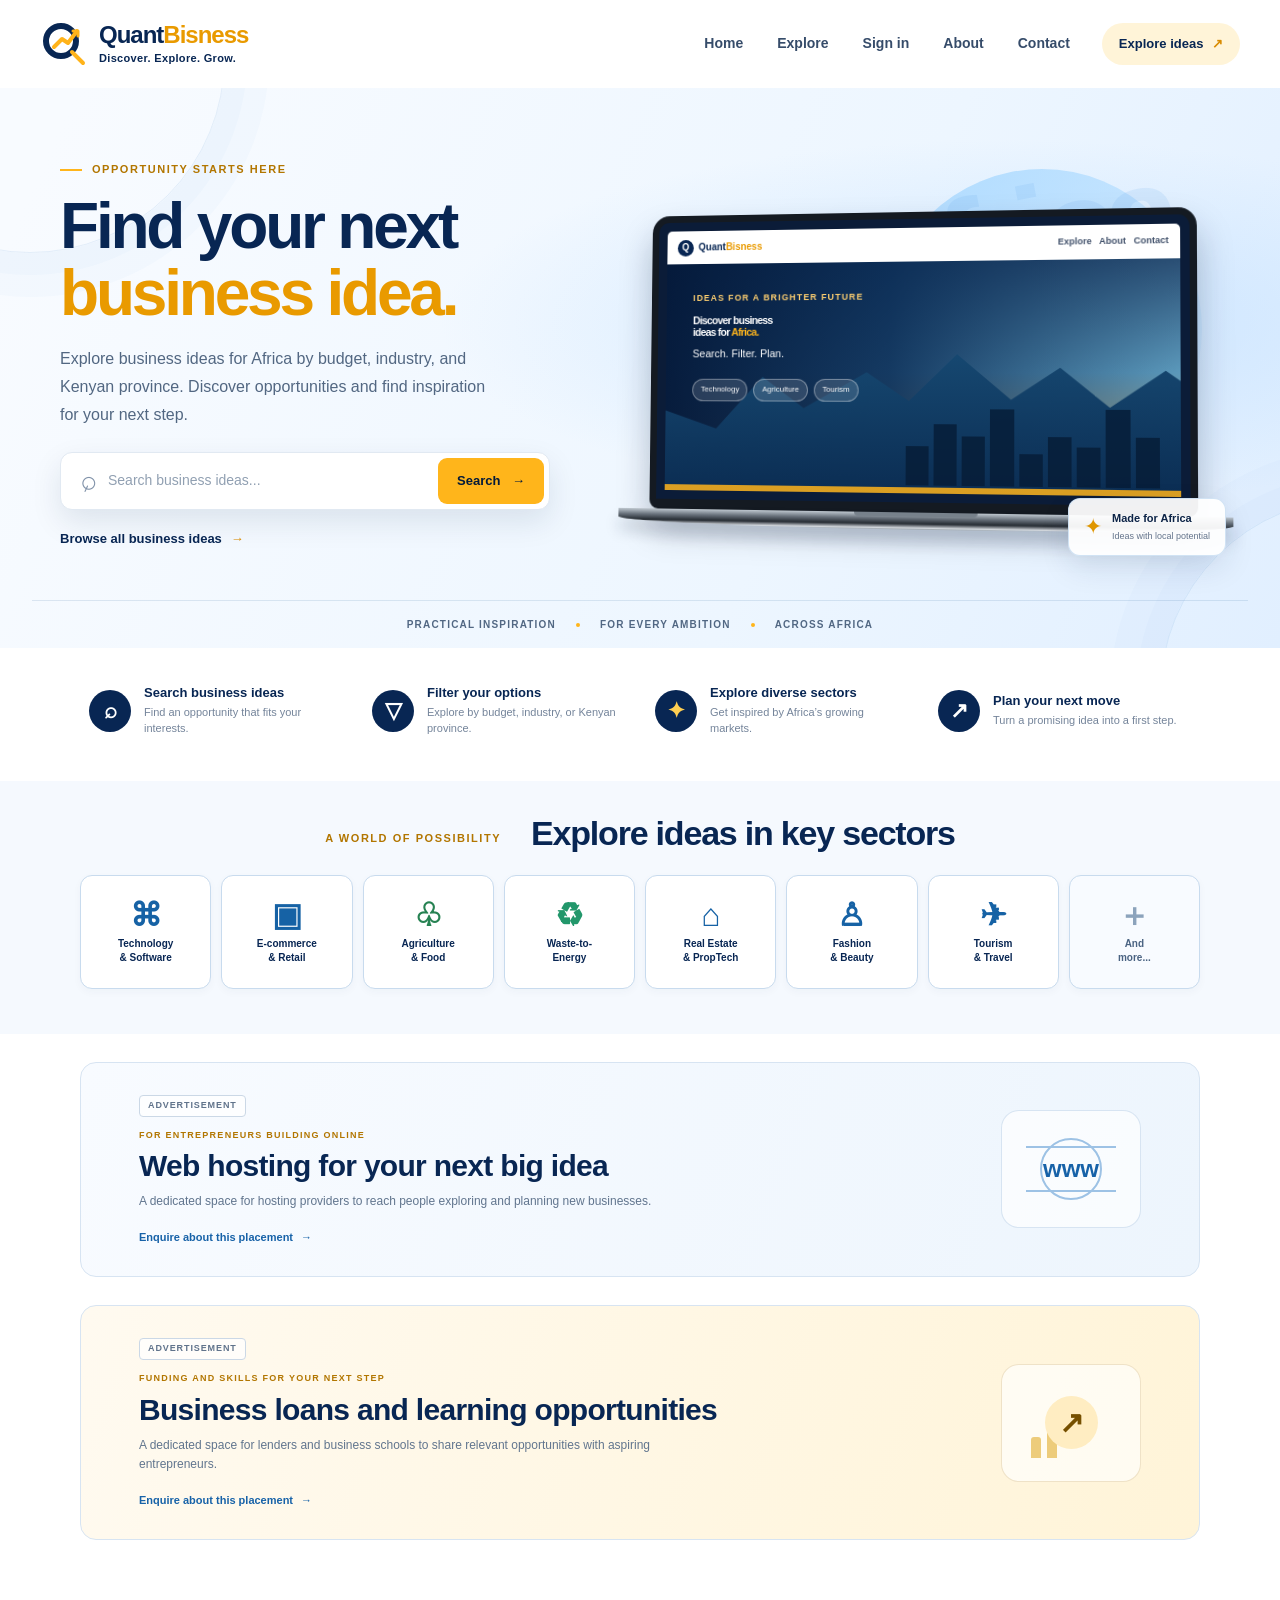
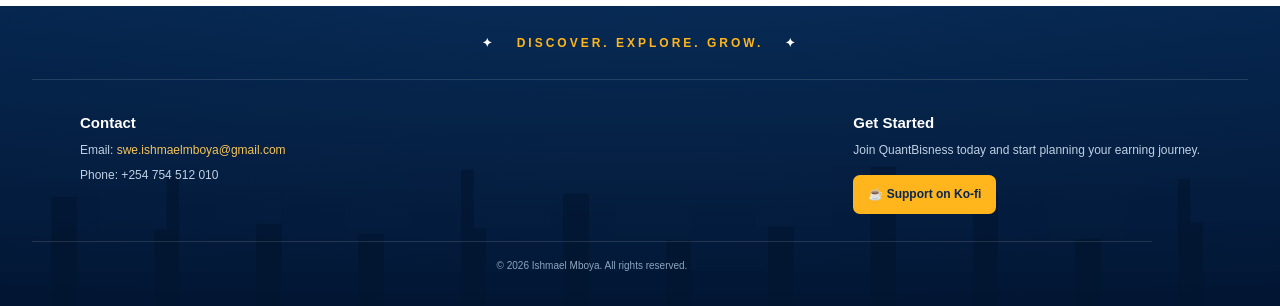
<file: index.html>
<!DOCTYPE html>
<html lang="en">
<head>
  <meta charset="utf-8">
  <meta name="viewport" content="width=device-width, initial-scale=1">
  <meta name="description" content="Explore business ideas for Africa by budget, industry, and Kenyan province. Discover opportunities and inspiration for your next business with QuantBisness.">
  <meta name="theme-color" content="#082653">
  <meta property="og:type" content="website">
  <meta property="og:locale" content="en_KE">
  <meta property="og:site_name" content="QuantBisness">
  <meta property="og:title" content="QuantBisness | Discover Business Ideas for Africa">
  <meta property="og:description" content="Explore business ideas for Africa by budget, industry, and Kenyan province. Find inspiration for your next step.">
  <meta property="og:url" content="https://ishmael-quant.github.io/QuantBisness/">
  <meta name="twitter:card" content="summary">
  <meta name="twitter:title" content="QuantBisness | Discover Business Ideas for Africa">
  <meta name="twitter:description" content="Explore business ideas for Africa by budget, industry, and Kenyan province. Find inspiration for your next step.">
  <link rel="canonical" href="https://ishmael-quant.github.io/QuantBisness/">
  <title>Business Ideas for Africa | QuantBisness</title>
  <link rel="stylesheet" href="styles.css">
  <script type="application/ld+json">
  {
    "@context": "https://schema.org",
    "@type": "WebSite",
    "name": "QuantBisness",
    "url": "https://ishmael-quant.github.io/QuantBisness/",
    "description": "Explore business ideas for Africa by budget, industry, and Kenyan province.",
    "inLanguage": "en",
    "potentialAction": {
      "@type": "SearchAction",
      "target": "https://ishmael-quant.github.io/QuantBisness/ideas.html?search={search_term_string}",
      "query-input": "required name=search_term_string"
    }
  }
  </script>
</head>
<body>
  <header class="site-header">
    <a class="brand" href="index.html" aria-label="QuantBisness home">
      <span class="brand-mark" aria-hidden="true">
        <svg viewBox="0 0 48 48" role="img">
          <circle cx="21" cy="21" r="15" fill="none" stroke="currentColor" stroke-width="6"/>
          <path d="m32 32 11 11M14 27l8-8 6 4 9-12" fill="none" stroke="#ffb31a" stroke-linecap="round" stroke-linejoin="round" stroke-width="4"/>
          <path d="M33 11h5v5" fill="none" stroke="#ffb31a" stroke-linecap="round" stroke-linejoin="round" stroke-width="3"/>
        </svg>
      </span>
      <span class="brand-copy"><strong>Quant<span>Bisness</span></strong><small>Discover. Explore. Grow.</small></span>
    </a>
    <nav class="main-nav" aria-label="Main navigation">
      <a href="index.html" aria-current="page">Home</a>
      <a href="ideas.html">Explore</a>
      <a href="account.html#sign-in" data-auth-link="sign-in">Sign in</a>
      <a href="account.html" data-auth-link="account" hidden>My account</a>
      <a href="about.html">About</a>
      <a href="#contact">Contact</a>
    </nav>
    <a class="header-cta" href="ideas.html">Explore ideas <span aria-hidden="true">↗</span></a>
  </header>

  <main>
    <section class="hero">
      <div class="hero-inner">
        <div class="hero-copy">
          <p class="eyebrow"><span></span> Opportunity starts here</p>
          <h1>Find your next<br><span>business idea.</span></h1>
          <p class="hero-description">Explore business ideas for Africa by budget, industry, and Kenyan province. Discover opportunities and find inspiration for your next step.</p>
          <form class="search-box" role="search" action="ideas.html" method="get">
            <label class="sr-only" for="homeSearch">Search business ideas</label>
            <span class="search-icon" aria-hidden="true">⌕</span>
            <input type="search" id="homeSearch" name="search" placeholder="Search business ideas...">
            <button type="submit">Search <span aria-hidden="true">→</span></button>
          </form>
          <a class="text-link" href="ideas.html">Browse all business ideas <span aria-hidden="true">→</span></a>
        </div>

        <div class="hero-art" aria-hidden="true">
          <div class="sun-glow"></div>
          <div class="africa-shape" aria-hidden="true">Africa</div>
          <div class="laptop">
            <div class="laptop-screen">
              <div class="screen-topbar">
                <span class="mini-brand"><span class="mini-brand-icon">Q</span> Quant<span>Bisness</span></span>
                <span>Explore&nbsp;&nbsp; About&nbsp;&nbsp; Contact</span>
              </div>
              <div class="screen-content">
                <p class="screen-kicker">Ideas for a brighter future</p>
                <p class="screen-heading">Discover business<br>ideas for <span>Africa.</span></p>
                <p>Search. Filter. Plan.</p>
                <div class="screen-chips"><span>Technology</span><span>Agriculture</span><span>Tourism</span></div>
                <div class="city-scene" aria-hidden="true"><i></i><i></i><i></i><i></i><i></i><i></i><i></i><i></i><i></i></div>
              </div>
            </div>
            <div class="laptop-base"></div>
          </div>
          <div class="hero-note"><span class="note-spark">✦</span><span><strong>Made for Africa</strong><small>Ideas with local potential</small></span></div>
        </div>
      </div>
      <div class="hero-bottom"><span>Practical inspiration</span><i></i><span>For every ambition</span><i></i><span>Across Africa</span></div>
    </section>

    <section class="benefits" aria-label="How QuantBisness helps">
      <article><span class="benefit-icon">⌕</span><div><h2>Search business ideas</h2><p>Find an opportunity that fits your interests.</p></div></article>
      <article><span class="benefit-icon">▽</span><div><h2>Filter your options</h2><p>Explore by budget, industry, or Kenyan province.</p></div></article>
      <article><span class="benefit-icon">✦</span><div><h2>Explore diverse sectors</h2><p>Get inspired by Africa’s growing markets.</p></div></article>
      <article><span class="benefit-icon">↗</span><div><h2>Plan your next move</h2><p>Turn a promising idea into a first step.</p></div></article>
    </section>

    <section class="sectors" aria-labelledby="sectors-title">
      <div class="section-heading compact-heading">
        <p class="eyebrow">A world of possibility</p>
        <h2 id="sectors-title">Explore ideas in key sectors</h2>
      </div>
      <div class="sector-list" aria-label="Explore a business sector">
        <a class="sector-card" href="ideas.html?industry=tech"><span>⌘</span><strong>Technology<br>&amp; Software</strong></a>
        <a class="sector-card" href="ideas.html?industry=stores"><span>▣</span><strong>E-commerce<br>&amp; Retail</strong></a>
        <a class="sector-card" href="ideas.html?industry=agric"><span>♧</span><strong>Agriculture<br>&amp; Food</strong></a>
        <a class="sector-card" href="ideas.html?search=Waste-to-Energy"><span>♻</span><strong>Waste-to-<br>Energy</strong></a>
        <a class="sector-card" href="ideas.html?search=Real%20Estate"><span>⌂</span><strong>Real Estate<br>&amp; PropTech</strong></a>
        <a class="sector-card" href="ideas.html?search=Fashion"><span>♙</span><strong>Fashion<br>&amp; Beauty</strong></a>
        <a class="sector-card" href="ideas.html?search=Tourism"><span>✈</span><strong>Tourism<br>&amp; Travel</strong></a>
        <a class="sector-card sector-more" href="ideas.html"><span>＋</span><strong>And<br>more...</strong></a>
      </div>
    </section>

    <section class="ad-placement" aria-labelledby="hosting-ad-title">
      <div class="ad-placement-content">
        <span class="ad-label">Advertisement</span>
        <p class="eyebrow">For entrepreneurs building online</p>
        <h2 id="hosting-ad-title">Web hosting for your next big idea</h2>
        <p>A dedicated space for hosting providers to reach people exploring and planning new businesses.</p>
        <a href="mailto:swe.ishmaelmboya@gmail.com?subject=Web%20hosting%20advertising%20enquiry">Enquire about this placement <span aria-hidden="true">→</span></a>
      </div>
      <div class="ad-placement-art hosting-ad-art" aria-hidden="true"><span>www</span><i></i><i></i><i></i></div>
    </section>

    <section class="ad-placement ad-placement-alt" aria-labelledby="finance-ad-title">
      <div class="ad-placement-content">
        <span class="ad-label">Advertisement</span>
        <p class="eyebrow">Funding and skills for your next step</p>
        <h2 id="finance-ad-title">Business loans and learning opportunities</h2>
        <p>A dedicated space for lenders and business schools to share relevant opportunities with aspiring entrepreneurs.</p>
        <a href="mailto:swe.ishmaelmboya@gmail.com?subject=Business%20finance%20or%20education%20advertising%20enquiry">Enquire about this placement <span aria-hidden="true">→</span></a>
      </div>
      <div class="ad-placement-art finance-ad-art" aria-hidden="true"><span>↗</span><i></i><i></i></div>
    </section>
  </main>

  <footer class="footer" id="contact">
    <div class="footer-banner"><span>✦</span> Discover. Explore. Grow.<span>✦</span></div>
    <div class="footer-content">
      <div><h3>Contact</h3><p>Email: <a href="mailto:swe.ishmaelmboya@gmail.com">swe.ishmaelmboya@gmail.com</a></p><p>Phone: +254 754 512 010</p></div>
      <div class="cta"><h3>Get Started</h3><p>Join QuantBisness today and start planning your earning journey.</p><a href="https://ko-fi.com/ishmaelquant" target="_blank" rel="noopener noreferrer"><button class="btn-primary">☕ Support on Ko-fi</button></a></div>
    </div>
    <p class="copyright">© 2026 Ishmael Mboya. All rights reserved.</p>
  </footer>
  <script type="module" src="auth-nav.js"></script>
</body>
</html>
</file>
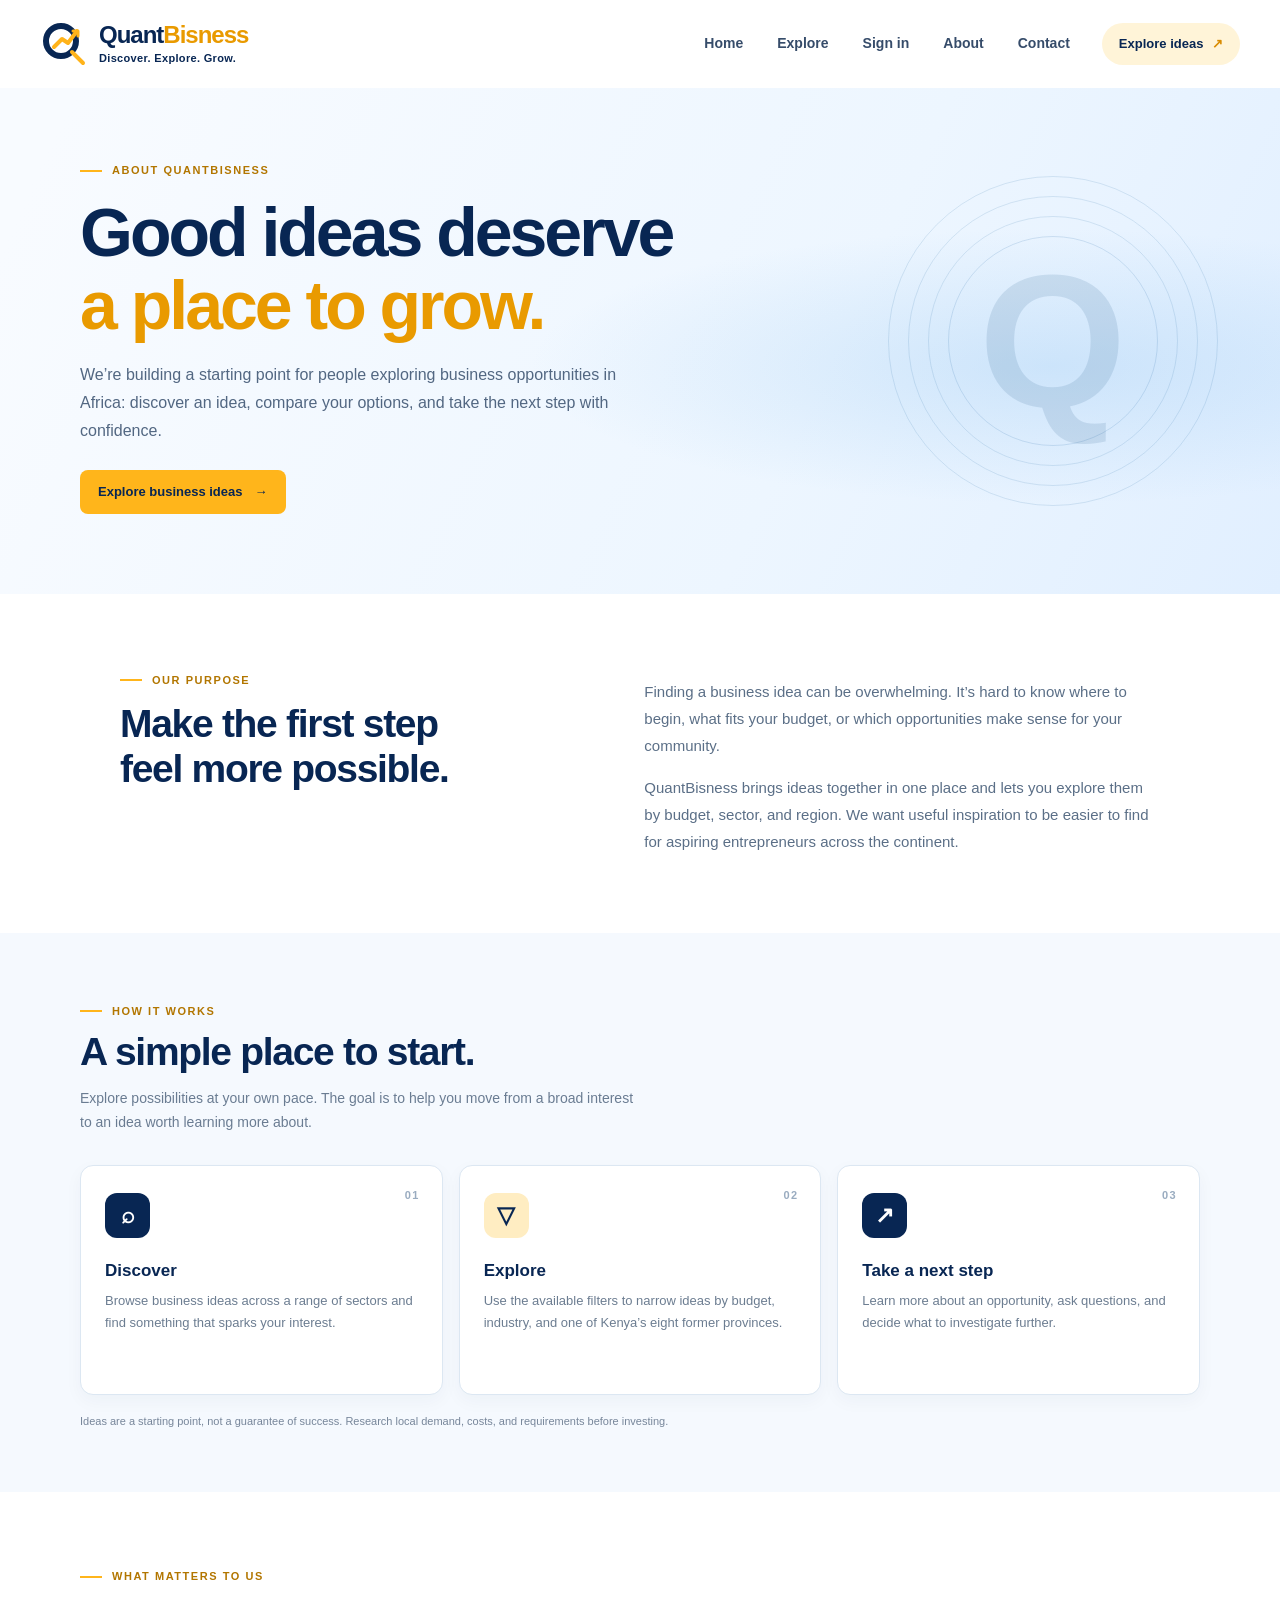
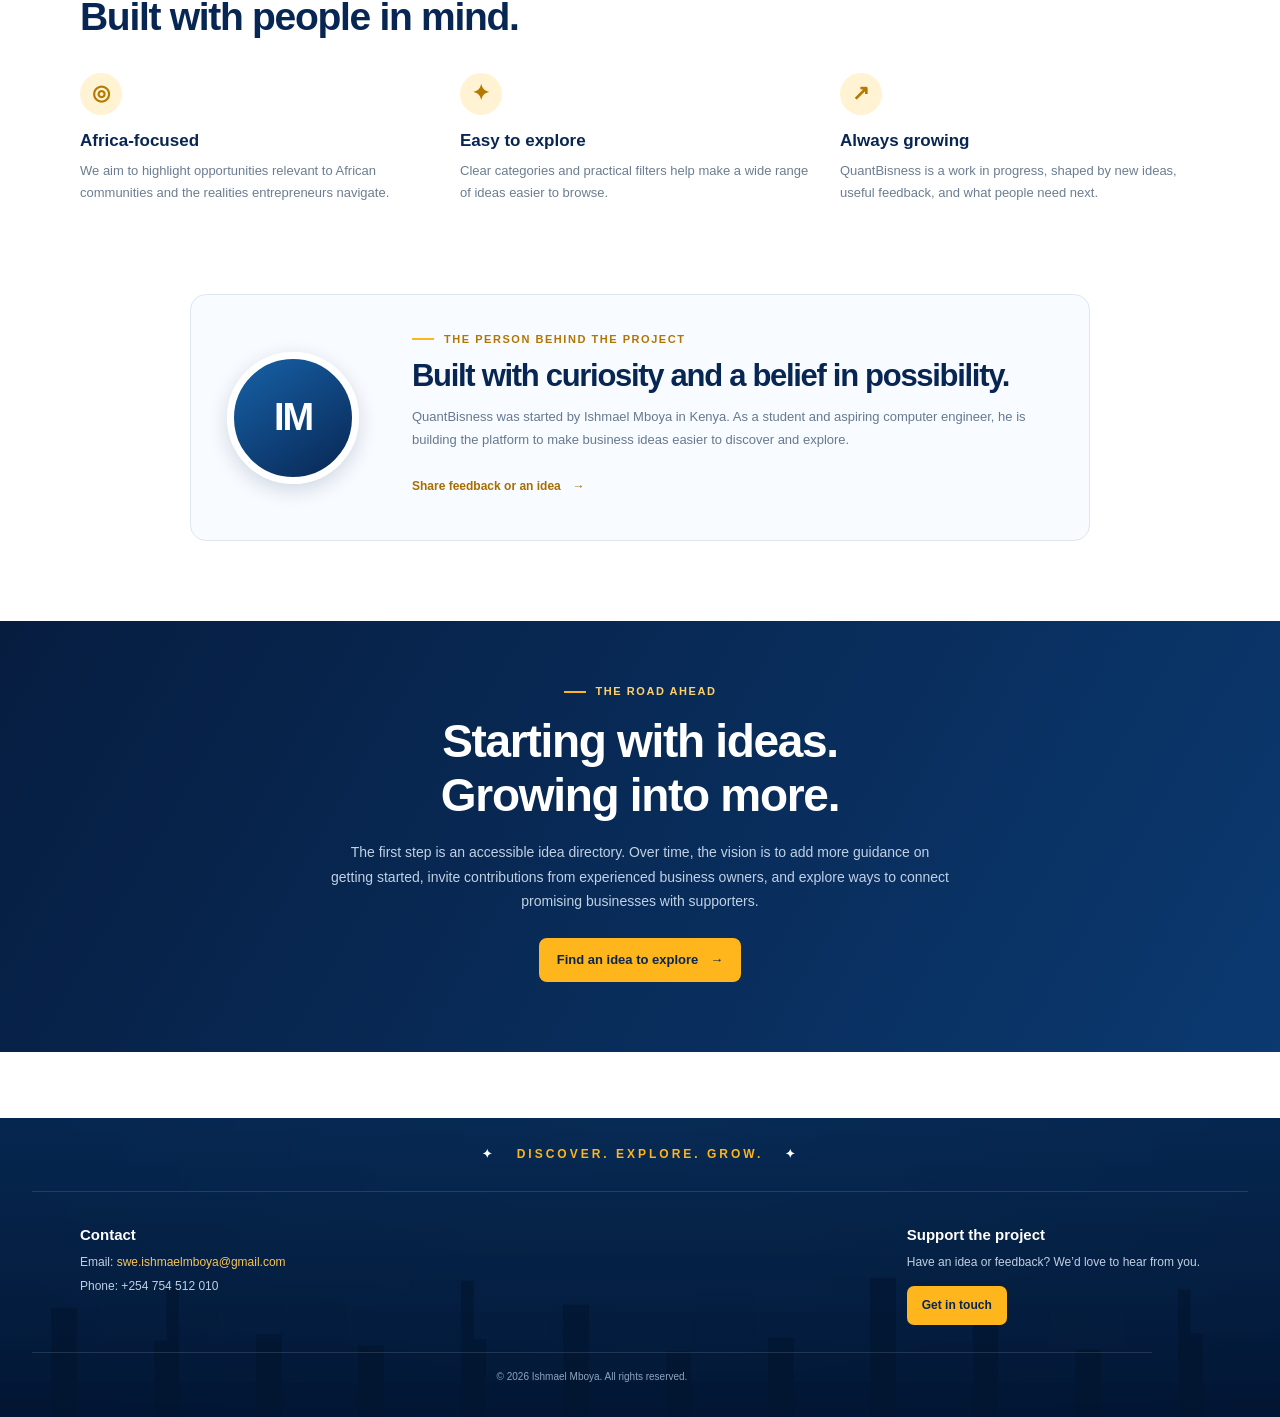
<file: about.html>
<!DOCTYPE html>
<html lang="en">
<head>
  <meta charset="utf-8">
  <meta name="viewport" content="width=device-width, initial-scale=1">
  <meta name="description" content="Learn about QuantBisness, a project helping people discover and explore business ideas for African markets.">
  <title>About QuantBisness | Discover. Explore. Grow.</title>
  <link rel="canonical" href="https://ishmael-quant.github.io/QuantBisness/about.html">
  <meta property="og:type" content="website">
  <meta property="og:site_name" content="QuantBisness">
  <meta property="og:title" content="About QuantBisness | Discover. Explore. Grow.">
  <meta property="og:description" content="Learn about QuantBisness, a project helping people discover and explore business ideas for African markets.">
  <meta property="og:url" content="https://ishmael-quant.github.io/QuantBisness/about.html">
  <link rel="stylesheet" href="styles.css">
</head>
<body>
  <header class="site-header">
    <a class="brand" href="index.html" aria-label="QuantBisness home">
      <span class="brand-mark" aria-hidden="true">
        <svg viewBox="0 0 48 48" role="img">
          <circle cx="21" cy="21" r="15" fill="none" stroke="currentColor" stroke-width="6"/>
          <path d="m32 32 11 11M14 27l8-8 6 4 9-12" fill="none" stroke="#ffb31a" stroke-linecap="round" stroke-linejoin="round" stroke-width="4"/>
          <path d="M33 11h5v5" fill="none" stroke="#ffb31a" stroke-linecap="round" stroke-linejoin="round" stroke-width="3"/>
        </svg>
      </span>
      <span class="brand-copy"><strong>Quant<span>Bisness</span></strong><small>Discover. Explore. Grow.</small></span>
    </a>
    <nav class="main-nav" aria-label="Main navigation">
      <a href="index.html">Home</a>
      <a href="ideas.html">Explore</a>
      <a href="account.html#sign-in" data-auth-link="sign-in">Sign in</a>
      <a href="account.html" data-auth-link="account" hidden>My account</a>
      <a href="about.html" aria-current="page">About</a>
      <a href="index.html#contact">Contact</a>
    </nav>
    <a class="header-cta" href="ideas.html">Explore ideas <span aria-hidden="true">↗</span></a>
  </header>

  <main>
    <section class="about-hero">
      <div class="about-hero-inner">
        <p class="eyebrow"><span></span> About QuantBisness</p>
        <h1>Good ideas deserve<br><span>a place to grow.</span></h1>
        <p>We’re building a starting point for people exploring business opportunities in Africa: discover an idea, compare your options, and take the next step with confidence.</p>
        <a class="about-hero-link" href="ideas.html">Explore business ideas <span aria-hidden="true">→</span></a>
      </div>
      <div class="about-hero-decoration" aria-hidden="true"><span>Q</span><i></i><i></i><i></i></div>
    </section>

    <section class="about-intro">
      <div class="about-intro-label">
        <p class="eyebrow"><span></span> Our purpose</p>
        <h2>Make the first step<br>feel more possible.</h2>
      </div>
      <div class="about-intro-copy">
        <p>Finding a business idea can be overwhelming. It’s hard to know where to begin, what fits your budget, or which opportunities make sense for your community.</p>
        <p>QuantBisness brings ideas together in one place and lets you explore them by budget, sector, and region. We want useful inspiration to be easier to find for aspiring entrepreneurs across the continent.</p>
      </div>
    </section>

    <section class="about-approach" aria-labelledby="approach-title">
      <div class="about-section-heading">
        <p class="eyebrow"><span></span> How it works</p>
        <h2 id="approach-title">A simple place to start.</h2>
        <p>Explore possibilities at your own pace. The goal is to help you move from a broad interest to an idea worth learning more about.</p>
      </div>
      <div class="about-steps">
        <article class="about-step">
          <span class="about-step-number">01</span>
          <span class="about-step-icon" aria-hidden="true">⌕</span>
          <h3>Discover</h3>
          <p>Browse business ideas across a range of sectors and find something that sparks your interest.</p>
        </article>
        <article class="about-step">
          <span class="about-step-number">02</span>
          <span class="about-step-icon" aria-hidden="true">▽</span>
          <h3>Explore</h3>
          <p>Use the available filters to narrow ideas by budget, industry, and one of Kenya’s eight former provinces.</p>
        </article>
        <article class="about-step">
          <span class="about-step-number">03</span>
          <span class="about-step-icon" aria-hidden="true">↗</span>
          <h3>Take a next step</h3>
          <p>Learn more about an opportunity, ask questions, and decide what to investigate further.</p>
        </article>
      </div>
      <p class="about-note">Ideas are a starting point, not a guarantee of success. Research local demand, costs, and requirements before investing.</p>
    </section>

    <section class="about-values">
      <div class="about-section-heading">
        <p class="eyebrow"><span></span> What matters to us</p>
        <h2>Built with people in mind.</h2>
      </div>
      <div class="about-values-grid">
        <article class="about-value">
          <span aria-hidden="true">◎</span>
          <h3>Africa-focused</h3>
          <p>We aim to highlight opportunities relevant to African communities and the realities entrepreneurs navigate.</p>
        </article>
        <article class="about-value">
          <span aria-hidden="true">✦</span>
          <h3>Easy to explore</h3>
          <p>Clear categories and practical filters help make a wide range of ideas easier to browse.</p>
        </article>
        <article class="about-value">
          <span aria-hidden="true">↗</span>
          <h3>Always growing</h3>
          <p>QuantBisness is a work in progress, shaped by new ideas, useful feedback, and what people need next.</p>
        </article>
      </div>
    </section>

    <section class="about-founder">
      <div class="founder-monogram" aria-hidden="true">IM</div>
      <div class="founder-copy">
        <p class="eyebrow"><span></span> The person behind the project</p>
        <h2>Built with curiosity and a belief in possibility.</h2>
        <p>QuantBisness was started by Ishmael Mboya in Kenya. As a student and aspiring computer engineer, he is building the platform to make business ideas easier to discover and explore.</p>
        <a href="mailto:swe.ishmaelmboya@gmail.com">Share feedback or an idea <span aria-hidden="true">→</span></a>
      </div>
    </section>

    <section class="about-future">
      <p class="eyebrow"><span></span> The road ahead</p>
      <h2>Starting with ideas.<br>Growing into more.</h2>
      <p>The first step is an accessible idea directory. Over time, the vision is to add more guidance on getting started, invite contributions from experienced business owners, and explore ways to connect promising businesses with supporters.</p>
      <a href="ideas.html" class="about-primary-link">Find an idea to explore <span aria-hidden="true">→</span></a>
    </section>
  </main>

  <footer class="footer" id="contact">
    <div class="footer-banner"><span>✦</span> Discover. Explore. Grow.<span>✦</span></div>
    <div class="footer-content">
      <div>
        <h3>Contact</h3>
        <p>Email: <a href="mailto:swe.ishmaelmboya@gmail.com">swe.ishmaelmboya@gmail.com</a></p>
        <p>Phone: +254 754 512 010</p>
      </div>
      <div class="cta">
        <h3>Support the project</h3>
        <p>Have an idea or feedback? We’d love to hear from you.</p>
        <a href="mailto:swe.ishmaelmboya@gmail.com"><button class="btn-primary">Get in touch</button></a>
      </div>
    </div>
    <p class="copyright">© 2026 Ishmael Mboya. All rights reserved.</p>
  </footer>
  <script type="module" src="auth-nav.js"></script>
</body>
</html>
</file>
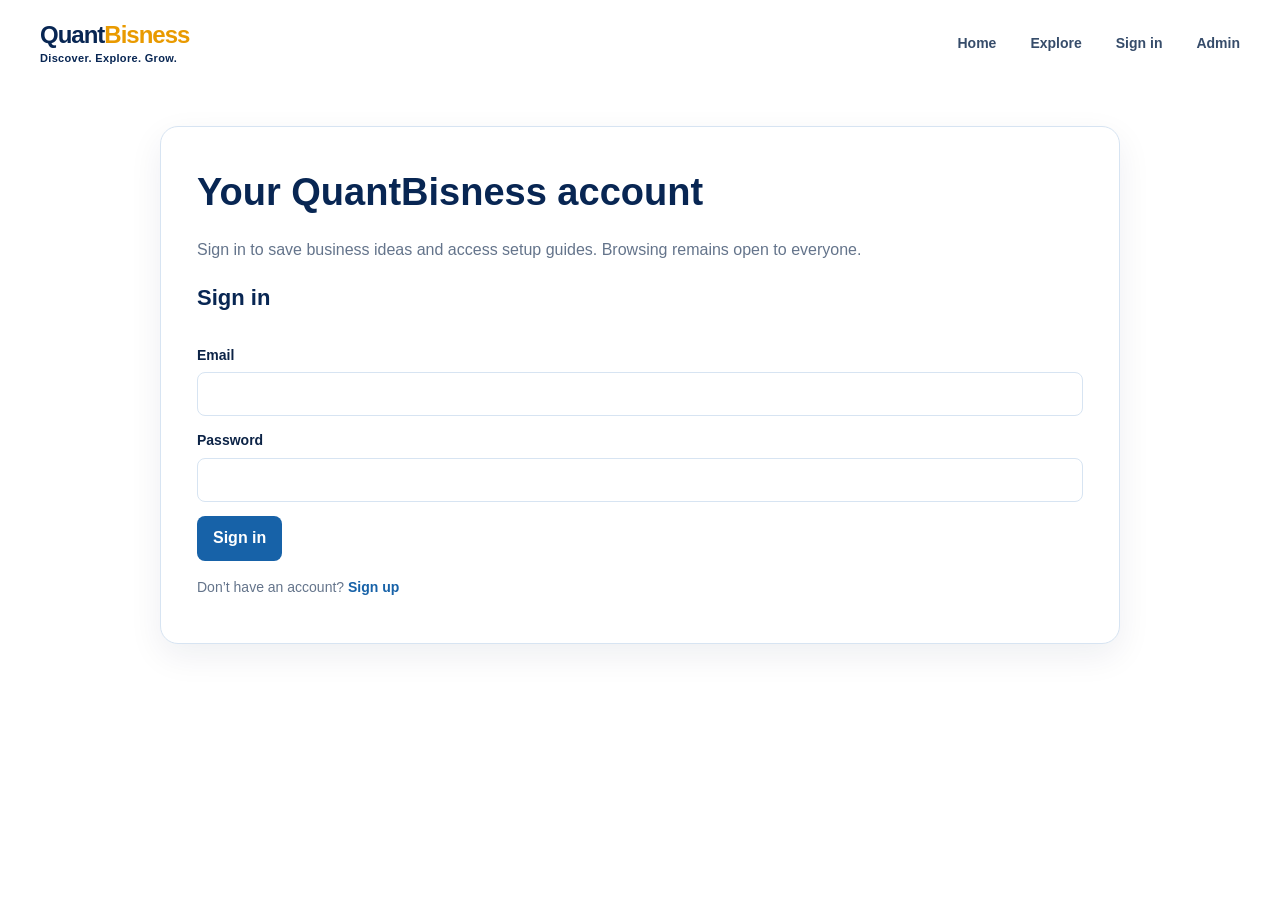
<file: account.html>
<!DOCTYPE html>
<html lang="en">
<head>
  <meta charset="utf-8">
  <meta name="viewport" content="width=device-width, initial-scale=1">
  <meta name="description" content="Sign in to save business ideas and view business setup guides.">
  <meta name="robots" content="noindex, nofollow">
  <title>Your Account | QuantBisness</title>
  <link rel="stylesheet" href="styles.css">
  <link rel="stylesheet" href="database.css">
</head>
<body>
  <header class="site-header">
    <a class="brand" href="index.html" aria-label="QuantBisness home">
      <span class="brand-copy"><strong>Quant<span>Bisness</span></strong><small>Discover. Explore. Grow.</small></span>
    </a>
    <nav class="main-nav" aria-label="Main navigation">
      <a href="index.html">Home</a>
      <a href="ideas.html">Explore</a>
      <a href="account.html#sign-in" data-auth-link="sign-in">Sign in</a>
      <a href="account.html" data-auth-link="account" aria-current="page" hidden>My account</a>
      <a href="admin.html">Admin</a>
    </nav>
  </header>

  <main>
    <p class="database-status" id="accountStatus" role="status" aria-live="polite"></p>

    <section class="database-panel" id="authPanel">
      <h1>Your QuantBisness account</h1>
      <p>Sign in to save business ideas and access setup guides. Browsing remains open to everyone.</p>
      <form class="database-form" id="signInForm">
        <h2 id="sign-in">Sign in</h2>
        <label>Email <input type="email" name="email" autocomplete="email" required></label>
        <label>Password <input type="password" name="password" autocomplete="current-password" minlength="8" required></label>
        <button type="submit">Sign in</button>
      </form>
      <form class="database-form" id="signUpForm" hidden>
        <h2 id="sign-up">Sign up</h2>
        <label>Email <input type="email" name="email" autocomplete="email" required></label>
        <label>Password <input type="password" name="password" autocomplete="new-password" minlength="8" required></label>
        <button type="submit">Create account</button>
      </form>
      <p class="auth-mode-switch"><span id="authModePrompt">Don’t have an account?</span> <button type="button" id="authModeToggle" aria-controls="signUpForm">Sign up</button></p>
    </section>

    <section class="account-workspace" id="memberPanel" hidden>
      <aside class="account-sidebar" aria-label="Account features">
        <div class="account-sidebar-profile">
          <strong>My workspace</strong>
          <span id="signedInAs"></span>
        </div>
        <nav class="account-sidebar-nav" aria-label="Account sections">
          <a href="#account-overview" data-account-view="overview" aria-current="page"><span aria-hidden="true">⌂</span> Overview</a>
          <a href="#account-suppliers" data-account-view="suppliers"><span aria-hidden="true">♧</span> Supplier contacts</a>
          <a href="#account-favorites" data-account-view="favorites"><span aria-hidden="true">☆</span> Saved ideas</a>
          <a href="#account-marketplace" data-account-view="marketplace"><span aria-hidden="true">▣</span> Marketplace</a>
        </nav>
        <button class="account-signout" id="signOutButton" type="button">Sign out</button>
      </aside>

      <div class="account-content">
        <section class="account-panel database-panel" id="account-overview" data-account-panel="overview">
          <p class="eyebrow"><span></span> QuantBisness workspace</p>
          <h1>Welcome to your account</h1>
          <p>Explore business ideas, view setup guides, find supplier contacts, and manage your saved ideas.</p>
          <div class="account-feature-cards">
            <a href="#account-suppliers" data-account-view="suppliers"><strong>Supplier contacts</strong><span>Find verified supplier contacts.</span></a>
            <a href="#account-favorites" data-account-view="favorites"><strong>Saved ideas</strong><span>Keep track of business ideas you like.</span></a>
            <a href="#account-marketplace" data-account-view="marketplace"><strong>Marketplace</strong><span>Coming soon.</span></a>
            <div class="account-feature-card"><strong>Market insights</strong><span>Coming soon.</span></div>
          </div>
          <div class="account-upgrade-note">
            <strong>Business setup guides</strong>
            <p>Open any idea to explore its setup guide. Guides are available to signed-in users.</p>
          </div>
          <section class="ad-placement account-ad-placement" aria-labelledby="account-hosting-ad-title">
            <div class="ad-placement-content">
              <span class="ad-label">Advertisement</span>
              <p class="eyebrow">For entrepreneurs building online</p>
              <h2 id="account-hosting-ad-title">Web hosting for your next big idea</h2>
              <p>A dedicated space for hosting providers to reach people exploring and planning new businesses.</p>
              <a href="mailto:swe.ishmaelmboya@gmail.com?subject=Web%20hosting%20advertising%20enquiry">Enquire about this placement <span aria-hidden="true">→</span></a>
            </div>
            <div class="ad-placement-art hosting-ad-art" aria-hidden="true"><span>www</span><i></i><i></i><i></i></div>
          </section>
          <section class="ad-placement ad-placement-alt account-ad-placement" aria-labelledby="account-finance-ad-title">
            <div class="ad-placement-content">
              <span class="ad-label">Advertisement</span>
              <p class="eyebrow">Funding and skills for your next step</p>
              <h2 id="account-finance-ad-title">Business loans and learning opportunities</h2>
              <p>A dedicated space for lenders and business schools to share relevant opportunities with aspiring entrepreneurs.</p>
              <a href="mailto:swe.ishmaelmboya@gmail.com?subject=Business%20finance%20or%20education%20advertising%20enquiry">Enquire about this placement <span aria-hidden="true">→</span></a>
            </div>
            <div class="ad-placement-art finance-ad-art" aria-hidden="true"><span>↗</span><i></i><i></i></div>
          </section>
        </section>

        <section class="account-panel database-panel" id="account-suppliers" data-account-panel="suppliers" hidden>
          <p class="eyebrow"><span></span> Supplier directory</p>
          <h1>Supplier contacts</h1>
          <p>Browse verified supplier contacts by province.</p>
          <label class="account-filter">Filter by province
            <select id="supplierRegionFilter">
              <option value="">All provinces</option>
              <option value="central">Central Province</option>
              <option value="coast">Coast Province</option>
              <option value="eastern">Eastern Province</option>
              <option value="nairobi">Nairobi Province</option>
              <option value="north_eastern">North Eastern Province</option>
              <option value="nyanza">Nyanza Province</option>
              <option value="rift_valley">Rift Valley Province</option>
              <option value="western">Western Province</option>
            </select>
          </label>
          <p class="feature-status" id="supplierStatus" role="status" aria-live="polite"></p>
          <ul class="database-list supplier-list" id="supplierContactsList"></ul>
        </section>

        <section class="account-panel database-panel" id="account-marketplace" data-account-panel="marketplace" hidden>
          <p class="eyebrow"><span></span> Coming soon</p>
          <h1>Marketplace</h1>
          <p>The QuantBisness marketplace is being prepared. Business resources and opportunities will be available here in a future update.</p>
        </section>

        <section class="account-panel database-panel" id="account-favorites" data-account-panel="favorites" hidden>
          <p class="eyebrow"><span></span> Your collection</p>
          <h1>Saved ideas</h1>
          <ul class="database-list" id="favoritesList"></ul>
        </section>

      </div>
    </section>
  </main>

  <script type="module" src="auth-nav.js"></script>
  <script type="module" src="account.js"></script>
</body>
</html>
</file>
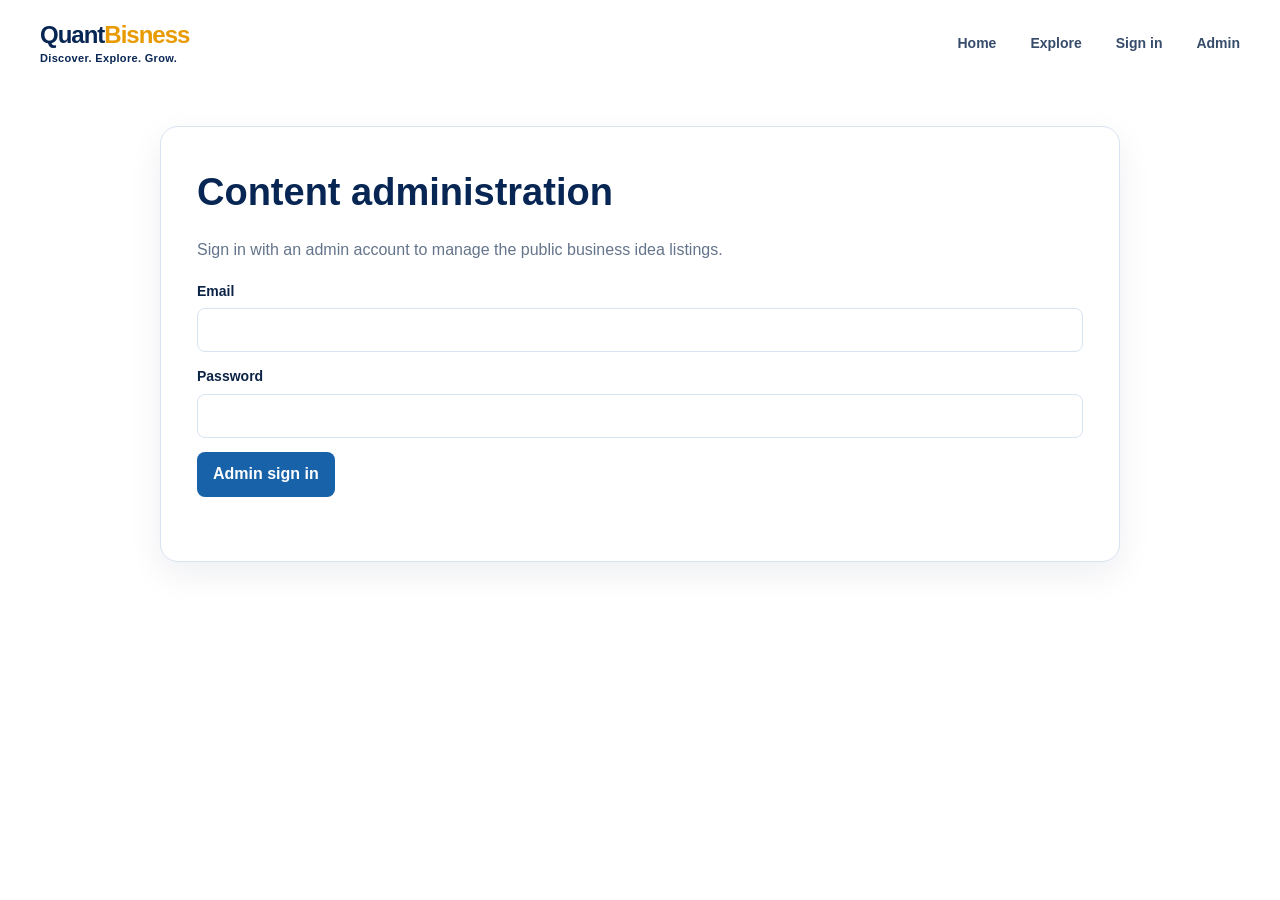
<file: admin.html>
<!DOCTYPE html>
<html lang="en">
<head>
  <meta charset="utf-8">
  <meta name="viewport" content="width=device-width, initial-scale=1">
  <meta name="description" content="Review and manage QuantBisness ideas.">
  <title>Idea Administration | QuantBisness</title>
  <link rel="stylesheet" href="styles.css">
  <link rel="stylesheet" href="database.css">
</head>
<body>
  <header class="site-header">
    <a class="brand" href="index.html" aria-label="QuantBisness home">
      <span class="brand-copy"><strong>Quant<span>Bisness</span></strong><small>Discover. Explore. Grow.</small></span>
    </a>
    <nav class="main-nav" aria-label="Main navigation">
      <a href="index.html">Home</a>
      <a href="ideas.html">Explore</a>
      <a href="account.html#sign-in" data-auth-link="sign-in">Sign in</a>
      <a href="account.html" data-auth-link="account" hidden>My account</a>
      <a href="admin.html" aria-current="page">Admin</a>
    </nav>
  </header>

  <main>
    <p class="database-status" id="adminStatus" role="status" aria-live="polite"></p>

    <section class="database-panel" id="adminLoginPanel">
      <h1>Content administration</h1>
      <p>Sign in with an admin account to manage the public business idea listings.</p>
      <form class="database-form" id="adminSignInForm">
        <label>Email <input type="email" name="email" autocomplete="username" required></label>
        <label>Password <input type="password" name="password" autocomplete="current-password" required></label>
        <button type="submit">Admin sign in</button>
      </form>
      <button class="database-action" id="adminLoginSignOutButton" type="button" hidden>Sign out of this account</button>
    </section>

    <section class="database-panel" id="adminPanel" hidden>
      <h1>Manage business ideas</h1>
      <p id="adminSignedInAs"></p>
      <button class="database-action" id="adminSignOutButton" type="button">Sign out</button>

      <h2>New this week</h2>
      <div class="database-table-wrap">
        <table class="database-table">
          <thead><tr><th>Idea</th><th>Status</th><th>Created</th></tr></thead>
          <tbody id="adminRecentIdeas"></tbody>
        </table>
      </div>

      <h2>Earlier listings</h2>
      <div class="database-table-wrap">
        <table class="database-table">
          <thead><tr><th>Idea</th><th>Status</th><th>Created</th></tr></thead>
          <tbody id="adminIdeas"></tbody>
        </table>
      </div>

      <button class="database-action admin-add-idea-button" id="showIdeaFormButton" type="button" aria-expanded="false" aria-controls="ideaFormSection">Add an idea</button>
      <section id="ideaFormSection" hidden>
        <h2 id="ideaFormTitle">Add an idea</h2>
        <form class="database-form" id="ideaForm">
          <input type="hidden" name="id">
          <label>Name <input name="name" maxlength="100" required></label>
          <label>Slug <input name="slug" pattern="[a-z0-9]+(-[a-z0-9]+)*" required></label>
          <label>Description <textarea name="description" minlength="10" maxlength="2000" required></textarea></label>
          <label>Detailed information (optional) <textarea name="details" maxlength="10000" rows="6"></textarea></label>
          <label>Image URL (optional) <input name="image_url" type="url"></label>
          <label>Image creator (optional) <input name="image_credit" maxlength="500"></label>
          <label>Creator profile URL (optional) <input name="image_credit_url" type="url"></label>
          <label>Image license (optional) <input name="image_license" maxlength="100"></label>
          <label>License URL (optional) <input name="image_license_url" type="url"></label>
          <label>Details URL (optional) <input name="details_url" type="url"></label>
          <label>Budget
            <select name="budget_tier" required>
              <option value="p1000">Under 1,000</option>
              <option value="p50000">Under 50,000</option>
              <option value="p100000">Under 100,000</option>
              <option value="p500000">Under 500,000</option>
              <option value="p1000000">Under 1 million</option>
              <option value="p1000000+">1 million+</option>
            </select>
          </label>
          <label>Industry
            <select name="industry" required>
              <option value="tech">Technology</option>
              <option value="agric">Agriculture &amp; Food</option>
              <option value="digital">Digital</option>
              <option value="education">Education</option>
              <option value="stores">E-commerce &amp; Retail</option>
              <option value="other">Other</option>
            </select>
          </label>
          <label>Province
            <select name="region">
              <option value="">Not specified</option>
              <option value="central">Central Province</option>
              <option value="coast">Coast Province</option>
              <option value="eastern">Eastern Province</option>
              <option value="nairobi">Nairobi Province</option>
              <option value="north_eastern">North Eastern Province</option>
              <option value="nyanza">Nyanza Province</option>
              <option value="rift_valley">Rift Valley Province</option>
              <option value="western">Western Province</option>
            </select>
          </label>
          <label>Status
            <select name="status" required>
              <option value="approved">Approved / public</option>
              <option value="pending">Pending review</option>
              <option value="rejected">Rejected</option>
            </select>
          </label>
          <div class="database-actions">
            <button class="database-action" type="submit">Save idea</button>
            <button class="database-action" id="cancelEditButton" type="button">Cancel</button>
          </div>
        </form>
      </section>

    </section>
  </main>

  <script type="module" src="auth-nav.js"></script>
  <script type="module" src="admin.js"></script>
</body>
</html>
</file>
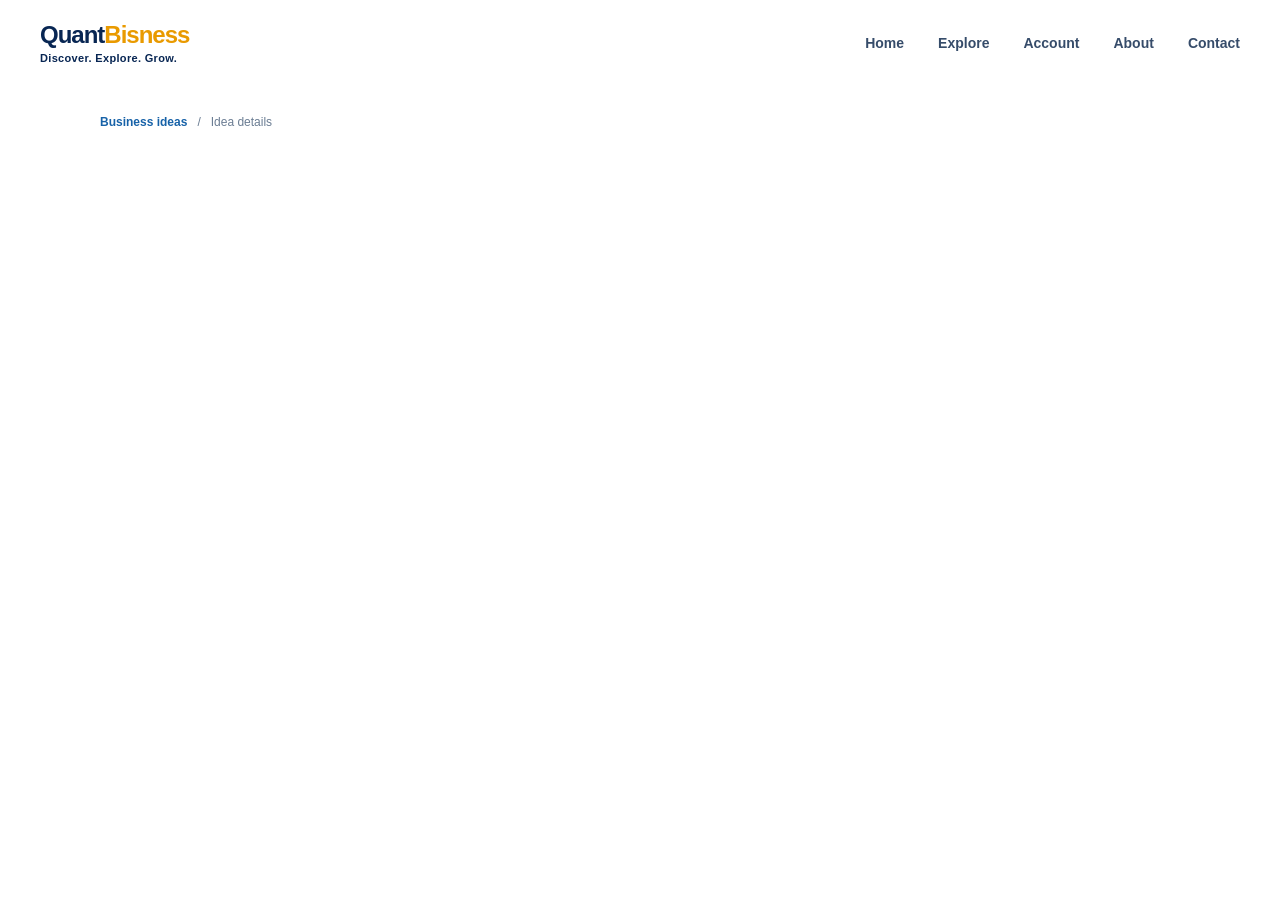
<file: idea.html>
<!DOCTYPE html>
<html lang="en">
<head>
  <meta charset="utf-8">
  <meta name="viewport" content="width=device-width, initial-scale=1">
  <meta name="description" content="Explore a business idea and learn how to plan its launch.">
  <meta property="og:title" content="Business Idea | QuantBisness">
  <meta property="og:description" content="Explore a business idea and learn how to plan its launch.">
  <title>Business Idea | QuantBisness</title>
  <link rel="stylesheet" href="styles.css">
  <link rel="stylesheet" href="database.css">
</head>
<body>
  <header class="site-header">
    <a class="brand" href="index.html" aria-label="QuantBisness home">
      <span class="brand-copy"><strong>Quant<span>Bisness</span></strong><small>Discover. Explore. Grow.</small></span>
    </a>
    <nav class="main-nav" aria-label="Main navigation">
      <a href="index.html">Home</a>
      <a href="ideas.html" aria-current="page">Explore</a>
      <a href="account.html">Account</a>
      <a href="about.html">About</a>
      <a href="index.html#contact">Contact</a>
    </nav>
  </header>

  <main class="idea-detail-page">
    <nav class="idea-breadcrumb" aria-label="Breadcrumb">
      <a href="ideas.html">Business ideas</a>
      <span aria-hidden="true">/</span>
      <span id="breadcrumbTitle">Idea details</span>
    </nav>
    <p class="database-status idea-detail-status" id="ideaDetailStatus" role="status" aria-live="polite"></p>

    <article id="ideaDetailContent" hidden>
      <section class="idea-detail-hero">
        <div class="idea-detail-image-wrap" id="ideaImageWrap" hidden></div>
        <div class="idea-detail-intro">
          <p class="eyebrow"><span></span> Business idea</p>
          <h1 id="ideaTitle"></h1>
          <p class="idea-detail-description" id="ideaDescription"></p>
          <div class="idea-detail-facts" id="ideaFacts"></div>
          <p class="idea-budget-note">Budget tiers are broad planning estimates, not researched quotations. Verify local costs before investing.</p>
          <div class="idea-detail-actions">
            <a class="idea-back-link" href="ideas.html">← Back to all ideas</a>
          </div>
        </div>
      </section>

      <section class="idea-detail-section idea-practical-details" id="ideaPracticalSection" hidden>
        <div class="idea-detail-section-heading">
          <p class="eyebrow">Plan your next steps</p>
          <h2>Business setup guide</h2>
          <p>Use this framework to validate and plan the business before committing significant time or money.</p>
        </div>
        <div class="idea-validation-grid" id="ideaSetupFormula" hidden></div>
        <div class="idea-practical-copy" id="ideaPracticalDetails"></div>
      </section>

      <section class="idea-detail-cta" id="ideaGuideSignIn" hidden>
        <div>
          <p class="eyebrow">Member access</p>
          <h2>Want to see how to set it up?</h2>
          <p>Create an account or sign in to view the business setup guide for this idea.</p>
        </div>
        <a class="idea-account-link" href="account.html#sign-in">Sign in or create an account <span aria-hidden="true">→</span></a>
      </section>
    </article>
  </main>

  <script type="module" src="idea-details.js"></script>
</body>
</html>
</file>
<file: styles.css>
:root {
  color-scheme: light;
  --navy: #082653;
  --navy-deep: #041a3a;
  --blue: #1762a8;
  --sky: #eaf4ff;
  --gold: #ffb51b;
  --ink: #0c2346;
  --muted: #64748b;
  --line: #d7e4f2;
  font-family: 'DM Sans', 'Segoe UI', sans-serif;
}

*, *::before, *::after { box-sizing: border-box; }

html { scroll-behavior: smooth; }

body {
  margin: 0;
  color: var(--ink);
  background: #fff;
  line-height: 1.55;
}

a { color: inherit; }
button, input, select { font: inherit; }

.sr-only {
  position: absolute;
  width: 1px;
  height: 1px;
  padding: 0;
  margin: -1px;
  overflow: hidden;
  clip: rect(0, 0, 0, 0);
  white-space: nowrap;
  border: 0;
}

.site-header {
  position: relative;
  z-index: 2;
  display: flex;
  align-items: center;
  justify-content: space-between;
  gap: 32px;
  width: min(1200px, calc(100% - 64px));
  min-height: 88px;
  margin: 0 auto;
}

.brand {
  display: inline-flex;
  align-items: center;
  gap: 11px;
  color: var(--navy);
  text-decoration: none;
}

.brand-mark { display: grid; width: 48px; height: 48px; place-items: center; }
.brand-mark svg { width: 100%; height: 100%; }
.brand-copy { display: flex; flex-direction: column; line-height: 1.1; }
.brand-copy strong { font: 800 24px/1 'Manrope', sans-serif; letter-spacing: -1px; }
.brand-copy strong span, .mini-brand > span:last-child { color: #e99a00; }
.brand-copy small { margin-top: 5px; font-size: 11px; font-weight: 600; letter-spacing: .03em; }

.main-nav { display: flex; align-items: center; gap: 34px; margin-left: auto; }
.main-nav a {
  color: #364c6a;
  font-size: 14px;
  font-weight: 600;
  text-decoration: none;
  transition: color .2s ease;
}
.main-nav a:hover { color: #d98b00; }

.header-cta {
  padding: 11px 17px;
  border-radius: 999px;
  color: var(--navy);
  background: #fff4d8;
  font-size: 13px;
  font-weight: 700;
  text-decoration: none;
}
.header-cta span { margin-left: 5px; color: #d98b00; }

.hero {
  position: relative;
  overflow: hidden;
  padding: 42px 32px 0;
  background:
    radial-gradient(ellipse at 79% 42%, rgba(156, 205, 255, .37), transparent 40%),
    linear-gradient(115deg, #f8fbff 5%, #edf6ff 63%, #e1efff);
}
.hero::before, .hero::after {
  position: absolute;
  z-index: 0;
  width: 390px;
  height: 390px;
  border: 1px solid rgba(42, 119, 190, .1);
  border-radius: 50%;
  content: '';
}
.hero::before { top: -225px; left: -165px; box-shadow: 0 0 0 22px rgba(42, 119, 190, .025), 0 0 0 44px rgba(42, 119, 190, .025); }
.hero::after { right: -270px; bottom: -240px; box-shadow: 0 0 0 24px rgba(42, 119, 190, .025), 0 0 0 50px rgba(42, 119, 190, .025); }

.hero-inner {
  position: relative;
  z-index: 1;
  display: grid;
  grid-template-columns: minmax(340px, .92fr) minmax(460px, 1.08fr);
  align-items: center;
  gap: 34px;
  width: min(1160px, 100%);
  min-height: 470px;
  margin: 0 auto;
}

.hero-copy { position: relative; z-index: 2; padding: 20px 0 38px; }
.eyebrow {
  display: flex;
  align-items: center;
  gap: 10px;
  margin: 0 0 15px;
  color: #b27600;
  font-size: 11px;
  font-weight: 800;
  letter-spacing: .14em;
  text-transform: uppercase;
}
.eyebrow > span { width: 22px; height: 2px; background: var(--gold); }

.hero h1 {
  margin: 0;
  color: var(--navy);
  font: 800 clamp(42px, 5vw, 66px)/1.04 'Manrope', sans-serif;
  letter-spacing: -3.2px;
}
.hero h1 span { color: #e99a00; }
.hero-description {
  max-width: 430px;
  margin: 19px 0 23px;
  color: #526782;
  font-size: 16px;
  line-height: 1.75;
}

.search-box {
  display: flex;
  align-items: center;
  width: min(490px, 100%);
  min-height: 58px;
  padding: 5px;
  border: 1px solid #e1e9f2;
  border-radius: 12px;
  background: #fff;
  box-shadow: 0 12px 30px rgba(12, 35, 70, .1);
}
.search-icon { padding: 0 10px 0 13px; color: #8092a9; font-size: 28px; line-height: 1; transform: rotate(-20deg); }
.search-box input {
  min-width: 0;
  flex: 1;
  border: 0;
  outline: 0;
  color: var(--ink);
  background: transparent;
  font-size: 14px;
}
.search-box input::placeholder { color: #91a0b2; }
.search-box button {
  align-self: stretch;
  padding: 0 19px;
  border: 0;
  border-radius: 9px;
  color: var(--navy-deep);
  background: var(--gold);
  font-size: 13px;
  font-weight: 800;
  cursor: pointer;
  transition: background .2s ease, transform .2s ease;
}
.search-box button:hover { background: #ffc43f; transform: translateY(-1px); }
.search-box button span { margin-left: 8px; }
.text-link { display: inline-flex; gap: 9px; margin-top: 19px; color: var(--navy); font-size: 13px; font-weight: 700; text-decoration: none; }
.text-link span { color: #d98b00; }

.hero-art { position: relative; display: flex; min-height: 432px; align-items: center; justify-content: center; }
.sun-glow {
  position: absolute;
  top: 20px;
  right: 3%;
  width: 320px;
  height: 320px;
  border-radius: 50%;
  background: linear-gradient(140deg, rgba(167, 216, 255, .9), rgba(218, 237, 255, .08));
}
.africa-shape {
  position: absolute;
  top: 22px;
  right: 8%;
  color: rgba(91, 166, 230, .13);
  font: 800 138px/1 'Manrope', sans-serif;
  letter-spacing: -12px;
  transform: rotate(-11deg);
}

.laptop { position: relative; z-index: 1; width: min(100%, 550px); margin-top: 10px; transform: perspective(1100px) rotateY(-7deg) rotateX(2deg); }
.laptop-screen {
  overflow: hidden;
  min-height: 300px;
  padding: 9px;
  border: 7px solid #141a22;
  border-bottom-width: 10px;
  border-radius: 18px 18px 9px 9px;
  background: #0b1c38;
  box-shadow: 0 20px 34px rgba(5, 23, 50, .26);
}
.screen-topbar {
  display: flex;
  height: 34px;
  align-items: center;
  justify-content: space-between;
  padding: 0 11px;
  border-radius: 5px 5px 0 0;
  color: #40506a;
  background: #fff;
  font-size: 9px;
  font-weight: 700;
}
.mini-brand { display: flex; align-items: center; color: var(--navy); font-size: 10px; }
.mini-brand-icon { display: inline-grid; width: 17px; height: 17px; margin-right: 5px; place-items: center; border-radius: 50%; color: #fff; background: var(--navy); font-weight: 800; }
.screen-content {
  position: relative;
  min-height: 232px;
  overflow: hidden;
  padding: 29px 28px;
  color: #fff;
  background:
    linear-gradient(90deg, rgba(4, 25, 58, .98) 0%, rgba(8, 41, 82, .88) 45%, rgba(8, 42, 78, .2) 100%),
    linear-gradient(0deg, #edaa4b, #70b4d6 52%, #32577d);
}
.screen-content::before {
  position: absolute;
  right: -18px;
  bottom: 0;
  left: 0;
  height: 65%;
  background: linear-gradient(0deg, rgba(255, 179, 26, .85) 0 6px, transparent 6px), linear-gradient(0deg, #0b2d53, #174a73);
  clip-path: polygon(0 46%, 10% 58%, 19% 23%, 27% 44%, 39% 20%, 47% 39%, 56% 8%, 66% 38%, 75% 17%, 84% 43%, 94% 19%, 100% 34%, 100% 100%, 0 100%);
  content: '';
}
.screen-kicker, .screen-heading, .screen-content > p:not(.screen-kicker), .screen-chips { position: relative; z-index: 1; }
.screen-kicker { margin: 0 0 9px; color: #ffd070; font-size: 9px; font-weight: 700; letter-spacing: .13em; text-transform: uppercase; }
.screen-heading { margin: 0; font: 800 26px/1.1 'Manrope', sans-serif; letter-spacing: -.8px; }
.screen-heading span { color: var(--gold); }
.screen-content > p:not(.screen-kicker) { margin: 8px 0 0; font-size: 11px; }
.screen-chips { display: flex; gap: 6px; margin-top: 17px; }
.screen-chips span { padding: 4px 8px; border: 1px solid rgba(255,255,255,.35); border-radius: 99px; background: rgba(255,255,255,.13); font-size: 8px; }
.city-scene { position: absolute; right: 20px; bottom: 8px; left: 48%; display: flex; height: 83px; align-items: end; gap: 5px; opacity: .8; }
.city-scene i { display: block; width: 12%; height: 47%; background: #061c36; }
.city-scene i:nth-child(2n) { height: 74%; }
.city-scene i:nth-child(3n) { height: 59%; }
.city-scene i:nth-child(4n) { height: 92%; }
.city-scene i:nth-child(5n) { height: 38%; }
.laptop-base {
  position: relative;
  width: 112%;
  height: 17px;
  margin-left: -6%;
  border-radius: 0 0 52% 52%;
  background: linear-gradient(#bfc8d0 0%, #68717b 34%, #252b32 66%, #d2d7dc 91%, #8d969e 100%);
  box-shadow: 0 12px 16px rgba(9, 28, 50, .18);
}
.laptop-base::after { position: absolute; top: 0; left: 40%; width: 20%; height: 4px; border-radius: 0 0 7px 7px; background: #77818b; content: ''; }
.hero-note {
  position: absolute;
  z-index: 2;
  right: -1%;
  bottom: 25px;
  display: flex;
  align-items: center;
  gap: 10px;
  padding: 11px 15px;
  border: 1px solid rgba(201, 222, 243, .85);
  border-radius: 12px;
  background: rgba(255,255,255,.94);
  box-shadow: 0 12px 30px rgba(10, 39, 78, .1);
}
.note-spark { color: #df9600; font-size: 22px; }
.hero-note strong, .hero-note small { display: block; }
.hero-note strong { font-size: 11px; }
.hero-note small { margin-top: 2px; color: var(--muted); font-size: 9px; }

.hero-bottom {
  position: relative;
  z-index: 1;
  display: flex;
  align-items: center;
  justify-content: center;
  gap: 20px;
  min-height: 48px;
  border-top: 1px solid rgba(35, 92, 150, .13);
  color: #516783;
  font-size: 10px;
  font-weight: 700;
  letter-spacing: .12em;
  text-transform: uppercase;
}
.hero-bottom i { width: 4px; height: 4px; border-radius: 50%; background: var(--gold); }

.benefits {
  display: grid;
  grid-template-columns: repeat(4, 1fr);
  gap: 12px;
  width: min(1120px, calc(100% - 64px));
  margin: -1px auto 0;
  padding: 26px 0 32px;
}
.benefits article { display: flex; align-items: center; gap: 13px; padding: 12px 9px; }
.benefit-icon {
  display: grid;
  width: 42px;
  height: 42px;
  flex: 0 0 42px;
  place-items: center;
  border-radius: 50%;
  color: #fff;
  background: var(--navy);
  font-size: 22px;
  font-weight: 700;
}
.benefits article:nth-child(3) .benefit-icon { color: #ffcf52; }
.benefits h2 { margin: 0 0 3px; color: var(--navy); font: 700 13px/1.3 'Manrope', sans-serif; }
.benefits p { margin: 0; color: #74849a; font-size: 11px; line-height: 1.45; }

.sectors { padding: 32px 32px 45px; background: #f5f9fe; }
.section-heading { display: flex; align-items: end; justify-content: space-between; gap: 30px; width: min(1120px, 100%); margin: 0 auto 23px; }
.section-heading .eyebrow { margin-bottom: 7px; }
.section-heading h2 { margin: 0; color: var(--navy); font: 800 clamp(25px, 3vw, 34px)/1.2 'Manrope', sans-serif; letter-spacing: -1.2px; }
.compact-heading { justify-content: center; margin-bottom: 21px; text-align: center; }
.compact-heading .eyebrow { justify-content: center; }
.section-description { max-width: 390px; margin: 0 0 3px; color: #718198; font-size: 13px; }

.sector-list {
  display: grid;
  grid-template-columns: repeat(8, minmax(0, 1fr));
  gap: 10px;
  width: min(1120px, 100%);
  margin: 0 auto;
}
.sector-card {
  display: flex;
  min-height: 114px;
  flex-direction: column;
  align-items: center;
  justify-content: center;
  gap: 6px;
  padding: 12px 5px;
  border: 1px solid #c8dbee;
  border-radius: 12px;
  color: var(--navy);
  background: #fff;
  box-shadow: 0 3px 8px rgba(10, 45, 85, .035);
  text-align: center;
  text-decoration: none;
  transition: border-color .2s ease, transform .2s ease, box-shadow .2s ease;
}
.sector-card:hover { transform: translateY(-3px); border-color: #3d82c1; box-shadow: 0 9px 18px rgba(10, 45, 85, .1); }
.sector-card > span { color: #1662a5; font-size: 32px; font-weight: 700; line-height: 1; }
.sector-card:nth-child(3) > span { color: #268252; }
.sector-card:nth-child(4) > span { color: #22976b; }
.sector-card strong { font-size: 10px; line-height: 1.35; }
.sector-more { color: #4a6382; background: #f8fbff; }
.sector-more > span { color: #8ca3bc; }

.ad-placement {
  position: relative;
  display: flex;
  min-height: 212px;
  align-items: center;
  justify-content: space-between;
  gap: 30px;
  width: min(1120px, calc(100% - 64px));
  margin: 28px auto;
  padding: 28px clamp(22px, 5vw, 58px);
  overflow: hidden;
  border: 1px solid #d7e4f2;
  border-radius: 16px;
  background: linear-gradient(110deg, #f8fbff, #edf5fd);
}
.ad-placement-alt { background: linear-gradient(110deg, #fffaf0, #fff4d8); }
.ad-placement-content { position: relative; z-index: 1; max-width: 680px; }
.ad-label { display: inline-block; margin-bottom: 12px; padding: 3px 8px; border: 1px solid #cbd8e6; border-radius: 4px; color: #60738b; background: rgba(255,255,255,.75); font-size: 9px; font-weight: 800; letter-spacing: .1em; text-transform: uppercase; }
.ad-placement .eyebrow { margin-bottom: 6px; font-size: 9px; }
.ad-placement h2 { margin: 0; color: var(--navy); font: 800 clamp(21px, 3vw, 30px)/1.2 'Manrope', sans-serif; letter-spacing: -.7px; }
.ad-placement-content > p:not(.eyebrow) { max-width: 560px; margin: 8px 0 12px; color: #61758e; font-size: 12px; line-height: 1.6; }
.ad-placement-content > a { display: inline-flex; align-items: center; gap: 8px; color: var(--blue); font-size: 11px; font-weight: 800; text-decoration: none; }
.ad-placement-content > a:hover { text-decoration: underline; }
.ad-placement-art { position: relative; display: grid; width: 140px; height: 118px; flex: 0 0 140px; place-items: center; border: 1px solid rgba(23, 98, 168, .15); border-radius: 18px; color: #1762a8; background: rgba(255,255,255,.65); }
.ad-placement-art > span { z-index: 1; font: 800 24px 'Manrope', sans-serif; }
.hosting-ad-art i { position: absolute; right: 24px; left: 24px; height: 2px; background: #9dc2e5; }
.hosting-ad-art i:nth-of-type(1) { top: 35px; }
.hosting-ad-art i:nth-of-type(2) { bottom: 35px; }
.hosting-ad-art i:nth-of-type(3) { top: 50%; left: 50%; width: 62px; height: 62px; border: 2px solid #9dc2e5; border-radius: 50%; background: transparent; transform: translate(-50%, -50%); }
.finance-ad-art { color: #a76e00; border-color: rgba(167, 110, 0, .18); }
.finance-ad-art > span { display: grid; width: 53px; height: 53px; place-items: center; border-radius: 50%; color: #765000; background: #ffedc2; font-size: 30px; }
.finance-ad-art i { position: absolute; bottom: 23px; width: 10px; border-radius: 3px 3px 0 0; background: #edcc7b; }
.finance-ad-art i:nth-of-type(1) { left: 29px; height: 21px; }
.finance-ad-art i:nth-of-type(2) { left: 45px; height: 33px; }

.directory-hero {
  padding: 50px 24px 37px;
  background:
    radial-gradient(ellipse at 82% 10%, rgba(114, 173, 226, .22), transparent 38%),
    linear-gradient(120deg, #f8fbff, #eaf4ff);
  text-align: center;
}
.directory-hero-inner { width: min(760px, 100%); margin: 0 auto; }
.directory-hero .eyebrow { justify-content: center; margin-bottom: 10px; }
.directory-hero h1 { margin: 0; color: var(--navy); font: 800 clamp(32px, 5vw, 48px)/1.15 'Manrope', sans-serif; letter-spacing: -1.8px; }
.directory-hero-inner > p:not(.eyebrow):not(.results-count) { margin: 10px auto 22px; color: #61758e; font-size: 14px; }
.directory-search { margin: 0 auto; text-align: left; }
.results-count { min-height: 18px; margin: 12px 0 0; color: #536b87; font-size: 12px; font-weight: 600; }

.ideas-section { width: min(1120px, calc(100% - 64px)); margin: 0 auto; padding: 58px 0 20px; scroll-margin-top: 18px; }
.ideas-section .section-heading { margin-bottom: 22px; }
.filter-bar { display: flex; flex-wrap: wrap; gap: 10px; margin-bottom: 22px; }
.filter-bar select {
  min-width: 170px;
  padding: 11px 38px 11px 14px;
  border: 1px solid var(--line);
  border-radius: 9px;
  outline: none;
  color: #314863;
  background-color: #fff;
  background-image: url("data:image/svg+xml,%3Csvg xmlns='http://www.w3.org/2000/svg' width='12' height='12' viewBox='0 0 12 12'%3E%3Cpath fill='%236b7b90' d='M6 8L1 3h10z'/%3E%3C/svg%3E");
  background-repeat: no-repeat;
  background-position: right 14px center;
  appearance: none;
  font-size: 12px;
  cursor: pointer;
}
.filter-bar select:focus { border-color: #367db9; box-shadow: 0 0 0 3px rgba(54, 125, 185, .13); }
.clear-filters { padding: 9px 13px; border: 0; color: #536b87; background: transparent; font-size: 12px; font-weight: 700; cursor: pointer; }
.clear-filters:hover { color: var(--navy); text-decoration: underline; }

.idea-grid { display: grid; grid-template-columns: repeat(3, minmax(0, 1fr)); gap: 20px; }
.idea-card {
  display: flex;
  min-width: 0;
  flex-direction: column;
  overflow: hidden;
  border: 1px solid #e1e8f0;
  border-radius: 13px;
  background: #fff;
  box-shadow: 0 5px 16px rgba(14, 43, 76, .055);
  transition: transform .2s ease, box-shadow .2s ease, border-color .2s ease;
}
.idea-card:hover { transform: translateY(-4px); border-color: #bfd4e8; box-shadow: 0 12px 26px rgba(14, 43, 76, .11); }
.idea-card-media-link { display: block; }
.idea-image-credit { margin: 0; padding: 6px 12px; color: #74849a; background: #f7f9fc; font-size: 10px; line-height: 1.4; }
.idea-image-credit a { color: #536981; text-decoration: underline; text-underline-offset: 2px; }
.idea-image-credit a:hover { color: #1762a8; }
.idea-card-title-link { color: inherit; text-decoration: none; }
.idea-card-title-link:hover { color: #1762a8; }
.idea-card img { display: block; width: 100%; aspect-ratio: 500 / 313; object-fit: cover; background: #e7eef6; }
.idea-content { display: flex; flex: 1; flex-direction: column; padding: 17px 18px 18px; }
.idea-content h3 { margin: 0 0 8px; color: var(--navy); font: 700 16px/1.35 'Manrope', sans-serif; }
.idea-content p { display: -webkit-box; flex: 1; overflow: hidden; margin: 0 0 15px; color: #68798e; font-size: 12px; line-height: 1.65; -webkit-box-orient: vertical; -webkit-line-clamp: 3; }
.idea-btn { align-self: flex-start; padding: 8px 13px; border-radius: 7px; color: var(--navy); background: #fff2d1; font-size: 11px; font-weight: 700; text-decoration: none; transition: background .2s ease; }
.idea-btn:hover { color: var(--navy); background: #ffe4a0; }
#no-results { grid-column: 1 / -1; padding: 50px 20px; color: var(--muted); text-align: center; }
.directory-footer { margin-top: 38px; }
[hidden] { display: none !important; }

.idea-detail-page { width: min(1080px, calc(100% - 64px)); margin: 0 auto; padding: 20px 0 60px; }
.idea-breadcrumb { display: flex; flex-wrap: wrap; align-items: center; gap: 10px; margin: 5px 0 20px; color: #6b7d93; font-size: 12px; }
.idea-breadcrumb a, .idea-back-link { color: #1762a8; font-weight: 700; text-decoration: none; }
.idea-breadcrumb a:hover, .idea-back-link:hover { text-decoration: underline; }
.idea-detail-status { min-height: 24px; }
.idea-detail-hero { display: grid; grid-template-columns: minmax(0, .95fr) minmax(0, 1.05fr); overflow: hidden; border: 1px solid #e1e8f0; border-radius: 18px; background: #fff; box-shadow: 0 12px 32px rgba(14, 43, 76, .07); }
.idea-detail-image-wrap[hidden] + .idea-detail-intro { grid-column: 1 / -1; }
.idea-detail-image-wrap { min-height: 370px; background: #e7eef6; }
.idea-detail-image-wrap img { display: block; width: 100%; height: 100%; min-height: 370px; object-fit: cover; }
.idea-detail-image-credit { padding: 8px 12px; }
.idea-detail-intro { align-self: center; padding: clamp(24px, 5vw, 52px); }
.idea-detail-intro .eyebrow { margin-bottom: 12px; }
.idea-detail-intro h1 { margin: 0; color: var(--navy); font: 800 clamp(30px, 4vw, 44px)/1.13 'Manrope', sans-serif; letter-spacing: -1.5px; }
.idea-detail-description { margin: 16px 0 20px; color: #586d86; font-size: 15px; line-height: 1.75; }
.idea-detail-facts { display: flex; flex-wrap: wrap; gap: 8px; }
.idea-detail-facts span { padding: 7px 10px; border: 1px solid #dfe9f3; border-radius: 999px; color: #344d69; background: #f5f9fd; font-size: 11px; font-weight: 700; }
.idea-budget-note { margin: 11px 0 0; color: #74849a; font-size: 11px; line-height: 1.6; }
.idea-detail-actions { display: flex; flex-wrap: wrap; align-items: center; gap: 18px; margin-top: 24px; }
.idea-account-link { display: inline-flex; align-items: center; justify-content: center; gap: 9px; padding: 13px 18px; border-radius: 8px; color: var(--navy); background: var(--gold); font-size: 13px; font-weight: 800; text-decoration: none; transition: background .2s ease, transform .2s ease; }
.idea-account-link:hover { transform: translateY(-2px); color: var(--navy); background: #ffc43f; }
.idea-detail-section { padding: 62px 0 22px; }
.idea-practical-details { padding-top: 40px; }
.idea-practical-copy { display: grid; gap: 12px; }
.idea-practical-copy p { margin: 0; padding: 18px 20px; border-left: 3px solid #f1b52f; border-radius: 0 9px 9px 0; color: #536981; background: #f7faff; font-size: 13px; line-height: 1.8; white-space: pre-line; }
.idea-practical-copy a { color: #1762a8; overflow-wrap: anywhere; }
.idea-detail-section-heading { max-width: 700px; margin-bottom: 22px; }
.idea-detail-section-heading .eyebrow, .idea-detail-cta .eyebrow { margin-bottom: 8px; }
.idea-detail-section-heading h2, .idea-detail-cta h2 { margin: 0; color: var(--navy); font: 800 clamp(24px, 3vw, 34px)/1.2 'Manrope', sans-serif; letter-spacing: -.8px; }
.idea-detail-section-heading > p:last-child, .idea-detail-cta p:not(.eyebrow) { color: #60748d; font-size: 13px; line-height: 1.7; }
.idea-validation-grid { display: grid; grid-template-columns: repeat(2, minmax(0, 1fr)); gap: 14px; }
.idea-validation-grid article { padding: 23px; border: 1px solid #e1e8f0; border-radius: 12px; background: #fff; }
.idea-validation-grid article > span { color: #d98b00; font: 800 12px 'Manrope', sans-serif; }
.idea-validation-grid h3 { margin: 9px 0 7px; color: var(--navy); font: 700 16px 'Manrope', sans-serif; }
.idea-validation-grid p { margin: 0; color: #64778e; font-size: 12px; line-height: 1.7; }
.idea-validation-grid article > a { display: block; margin-top: 10px; color: #1762a8; font-size: 12px; font-weight: 700; line-height: 1.5; overflow-wrap: anywhere; }
.idea-detail-cta { display: flex; align-items: center; justify-content: space-between; gap: 25px; margin-top: 36px; padding: 28px 32px; border: 1px solid #e5ebf3; border-radius: 14px; background: linear-gradient(110deg, #f8fbff, #fff8e7); }
.idea-detail-cta > div { max-width: 650px; }
.idea-detail-cta p:not(.eyebrow) { margin: 9px 0 0; }
.idea-detail-cta .idea-account-link { flex: 0 0 auto; }

.about-hero {
  position: relative;
  overflow: hidden;
  padding: 74px 32px 80px;
  color: var(--navy);
  background:
    radial-gradient(ellipse at 82% 55%, rgba(128, 187, 239, .27), transparent 35%),
    linear-gradient(115deg, #f8fbff 5%, #edf6ff 63%, #e1efff);
}
.about-hero-inner { position: relative; z-index: 1; width: min(1120px, 100%); margin: 0 auto; }
.about-hero .eyebrow { margin-bottom: 17px; }
.about-hero h1 { max-width: 720px; margin: 0; color: var(--navy); font: 800 clamp(42px, 6vw, 68px)/1.07 'Manrope', sans-serif; letter-spacing: -3px; }
.about-hero h1 span { color: #e99a00; }
.about-hero-inner > p:not(.eyebrow) { max-width: 580px; margin: 19px 0 25px; color: #526782; font-size: 16px; line-height: 1.75; }
.about-hero-link, .about-founder a, .about-primary-link {
  display: inline-flex;
  align-items: center;
  gap: 12px;
  padding: 12px 18px;
  border-radius: 8px;
  color: var(--navy);
  background: var(--gold);
  font-size: 13px;
  font-weight: 800;
  text-decoration: none;
  transition: background .2s ease, transform .2s ease;
}
.about-hero-link:hover, .about-founder a:hover, .about-primary-link:hover { transform: translateY(-2px); color: var(--navy); background: #ffc43f; }
.about-hero-decoration { position: absolute; top: 50%; right: max(8%, calc((100% - 1120px) / 2)); width: 250px; height: 250px; transform: translateY(-50%); }
.about-hero-decoration span { position: absolute; inset: 20px; display: grid; place-items: center; border: 1px solid rgba(38, 104, 165, .16); border-radius: 50%; color: rgba(15, 70, 126, .12); font: 800 190px/1 'Manrope', sans-serif; }
.about-hero-decoration i { position: absolute; inset: 0; border: 1px solid rgba(38, 104, 165, .14); border-radius: 50%; }
.about-hero-decoration i:nth-of-type(2) { inset: -20px; }
.about-hero-decoration i:nth-of-type(3) { inset: -40px; }

.about-intro {
  display: grid;
  grid-template-columns: .9fr 1.1fr;
  gap: clamp(35px, 8vw, 110px);
  align-items: start;
  width: min(1040px, calc(100% - 64px));
  margin: 0 auto;
  padding: 78px 0;
}
.about-intro .eyebrow { margin-bottom: 12px; }
.about-intro h2, .about-section-heading h2, .founder-copy h2, .about-future h2 {
  margin: 0;
  color: var(--navy);
  font: 800 clamp(27px, 3.5vw, 39px)/1.17 'Manrope', sans-serif;
  letter-spacing: -1.3px;
}
.about-intro-copy { padding-top: 6px; }
.about-intro-copy p { margin: 0 0 15px; color: #5b6f87; font-size: 15px; line-height: 1.8; }
.about-intro-copy p:last-child { margin-bottom: 0; }

.about-approach { padding: 70px 32px 62px; background: #f5f9fe; }
.about-section-heading { width: min(1120px, 100%); margin: 0 auto 30px; }
.about-section-heading .eyebrow { margin-bottom: 9px; }
.about-section-heading > p:last-child { max-width: 560px; margin: 13px 0 0; color: #6a7c92; font-size: 14px; line-height: 1.7; }
.about-steps { display: grid; grid-template-columns: repeat(3, minmax(0, 1fr)); gap: 16px; width: min(1120px, 100%); margin: 0 auto; }
.about-step {
  position: relative;
  min-height: 230px;
  padding: 27px 24px;
  border: 1px solid #dce7f2;
  border-radius: 13px;
  background: #fff;
  box-shadow: 0 6px 18px rgba(14, 43, 76, .04);
}
.about-step-number { position: absolute; top: 21px; right: 22px; color: #9aacc0; font-size: 11px; font-weight: 800; letter-spacing: .12em; }
.about-step-icon { display: grid; width: 45px; height: 45px; margin-bottom: 22px; place-items: center; border-radius: 12px; color: #fff; background: var(--navy); font-size: 23px; font-weight: 700; }
.about-step:nth-child(2) .about-step-icon { color: var(--navy); background: #ffedc2; }
.about-step h3, .about-value h3 { margin: 0 0 8px; color: var(--navy); font: 700 17px/1.3 'Manrope', sans-serif; }
.about-step p, .about-value p { margin: 0; color: #6c7d91; font-size: 13px; line-height: 1.7; }
.about-note { width: min(1120px, 100%); margin: 18px auto 0; color: #77869a; font-size: 11px; }

.about-values { padding: 76px 32px 82px; }
.about-values .about-section-heading { margin-bottom: 26px; }
.about-values-grid { display: grid; grid-template-columns: repeat(3, minmax(0, 1fr)); gap: 20px; width: min(1120px, 100%); margin: 0 auto; }
.about-value { padding: 7px 10px 8px 0; }
.about-value > span { display: inline-grid; width: 42px; height: 42px; margin-bottom: 15px; place-items: center; border-radius: 50%; color: #b57900; background: #fff3d3; font-size: 21px; font-weight: 700; }

.about-founder {
  display: grid;
  grid-template-columns: 150px 1fr;
  gap: 35px;
  align-items: center;
  width: min(900px, calc(100% - 64px));
  margin: 0 auto 80px;
  padding: 36px;
  border: 1px solid #dce7f2;
  border-radius: 16px;
  background: #f8fbff;
}
.founder-monogram { display: grid; width: 132px; height: 132px; place-items: center; border: 7px solid #fff; border-radius: 50%; color: #fff; background: linear-gradient(145deg, #1762a8, #082653); box-shadow: 0 6px 20px rgba(8, 38, 83, .16); font: 800 38px 'Manrope', sans-serif; letter-spacing: -2px; }
.founder-copy .eyebrow { margin-bottom: 10px; }
.founder-copy h2 { font-size: clamp(23px, 3vw, 31px); }
.founder-copy > p:not(.eyebrow) { margin: 12px 0 16px; color: #657990; font-size: 13px; line-height: 1.75; }
.about-founder a { padding: 9px 0; color: #a76e00; background: transparent; font-size: 12px; }
.about-founder a:hover { color: var(--navy); background: transparent; }

.about-future { padding: 62px 24px 70px; color: #fff; background: linear-gradient(120deg, #061d40, #0b3970); text-align: center; }
.about-future .eyebrow { justify-content: center; color: #ffd269; }
.about-future h2 { color: #fff; font-size: clamp(32px, 4vw, 46px); }
.about-future > p:not(.eyebrow) { max-width: 620px; margin: 17px auto 24px; color: #c1d1e4; font-size: 14px; line-height: 1.75; }
.about-primary-link { color: var(--navy); }

.footer {
  position: relative;
  overflow: hidden;
  margin-top: 66px;
  padding: 0 32px 27px;
  color: #e9f2ff;
  background:
    linear-gradient(0deg, rgba(3, 23, 52, .97), rgba(5, 37, 78, .93)),
    radial-gradient(ellipse at 50% 0, #2872a9, #072149);
}
.footer::before {
  position: absolute;
  right: 0;
  bottom: 0;
  left: 0;
  height: 150px;
  background: repeating-linear-gradient(90deg, transparent 0 4%, rgba(3, 20, 45, .92) 4% 6%, transparent 6% 8%), linear-gradient(0deg, #031735 0 23%, transparent 23%);
  clip-path: polygon(0 54%, 4% 54%, 4% 27%, 8% 27%, 8% 49%, 13% 49%, 13% 13%, 17% 13%, 17% 45%, 22% 45%, 22% 23%, 27% 23%, 27% 52%, 32% 52%, 32% 9%, 37% 9%, 37% 48%, 43% 48%, 43% 25%, 48% 25%, 48% 56%, 54% 56%, 54% 18%, 59% 18%, 59% 47%, 65% 47%, 65% 7%, 70% 7%, 70% 50%, 76% 50%, 76% 24%, 82% 24%, 82% 55%, 88% 55%, 88% 15%, 93% 15%, 93% 44%, 100% 44%, 100% 100%, 0 100%);
  opacity: .6;
  content: '';
}
.footer-banner { position: relative; display: flex; align-items: center; justify-content: center; gap: 22px; min-height: 74px; border-bottom: 1px solid rgba(255,255,255,.12); color: var(--gold); font: 700 12px 'Manrope', sans-serif; letter-spacing: .25em; text-transform: uppercase; }
.footer-banner span { color: #fff; font-size: 12px; }
.footer-content { position: relative; display: flex; justify-content: space-between; gap: 36px; width: min(1120px, 100%); margin: 34px auto 27px; }
.footer h3 { margin: 0 0 10px; color: #fff; font: 700 15px 'Manrope', sans-serif; }
.footer p { margin: 6px 0; color: #c0d0e3; font-size: 12px; }
.footer a { color: #f6c458; text-decoration: none; }
.footer a:hover { color: #fff; }
.cta { max-width: 350px; }
.cta p { margin-bottom: 15px; }
.btn-primary { padding: 10px 15px; border: 0; border-radius: 7px; color: var(--navy); background: var(--gold); font-size: 12px; font-weight: 700; cursor: pointer; }
.copyright { position: relative; width: min(1120px, 100%); margin: 0 auto; padding-top: 16px; border-top: 1px solid rgba(255,255,255,.12); color: #8ea5c0 !important; text-align: center; font-size: 10px !important; }

@media (max-width: 960px) {
  .site-header { width: min(100% - 40px, 760px); gap: 20px; }
  .main-nav { gap: 20px; }
  .hero { padding-right: 24px; padding-left: 24px; }
  .hero-inner { grid-template-columns: minmax(290px, .9fr) minmax(350px, 1.1fr); gap: 12px; min-height: 420px; }
  .hero-art { min-height: 380px; }
  .benefits { grid-template-columns: repeat(2, 1fr); width: min(760px, calc(100% - 40px)); }
  .sector-list { grid-template-columns: repeat(4, 1fr); max-width: 760px; }
  .ad-placement { width: min(760px, calc(100% - 40px)); }
  .about-hero-decoration { right: 3%; opacity: .7; }
  .about-intro { gap: 35px; }
}

@media (max-width: 640px) {
  .site-header { width: calc(100% - 36px); min-height: 72px; gap: 10px; }
  .brand-mark { width: 40px; height: 40px; }
  .brand-copy strong { font-size: 20px; }
  .brand-copy small { font-size: 9px; }
  .main-nav { gap: 13px; margin-left: auto; }
  .main-nav a { font-size: 11px; }
  .main-nav a:last-child, .main-nav a[href="about.html"], .header-cta { display: none; }
  .hero { padding: 28px 20px 0; }
  .hero-inner { display: flex; min-height: 0; flex-direction: column; align-items: stretch; gap: 2px; }
  .hero-copy { padding: 12px 0 0; }
  .hero h1 { font-size: clamp(42px, 12vw, 58px); letter-spacing: -2.7px; }
  .hero-description { max-width: 440px; margin: 14px 0 18px; font-size: 14px; }
  .search-box { min-height: 54px; }
  .search-box button { padding: 0 13px; }
  .text-link { margin-top: 14px; font-size: 12px; }
  .hero-art { min-height: 290px; margin: -2px -8px 0; }
  .sun-glow { top: 14px; right: 8%; width: 245px; height: 245px; }
  .africa-shape { top: 20px; right: 5%; font-size: 92px; }
  .laptop { width: min(100%, 440px); margin-top: 8px; transform: perspective(900px) rotateY(-4deg) rotateX(2deg); }
  .laptop-screen { min-height: 230px; padding: 6px; border-width: 5px; border-bottom-width: 8px; border-radius: 13px 13px 7px 7px; }
  .screen-topbar { height: 28px; padding: 0 7px; font-size: 7px; }
  .mini-brand { font-size: 8px; }
  .mini-brand-icon { width: 14px; height: 14px; }
  .screen-content { min-height: 182px; padding: 24px 18px; }
  .screen-heading { font-size: 21px; }
  .screen-kicker { font-size: 7px; }
  .screen-content > p:not(.screen-kicker) { font-size: 9px; }
  .screen-chips { margin-top: 12px; }
  .screen-chips span { padding: 3px 6px; font-size: 7px; }
  .city-scene { height: 61px; }
  .laptop-base { height: 13px; }
  .hero-note { right: 0; bottom: 14px; padding: 8px 10px; }
  .note-spark { font-size: 17px; }
  .hero-note strong { font-size: 9px; }
  .hero-note small { font-size: 8px; }
  .hero-bottom { min-height: 42px; gap: 10px; font-size: 8px; letter-spacing: .06em; }
  .benefits { width: calc(100% - 30px); gap: 3px 9px; padding: 18px 0 21px; }
  .benefits article { gap: 9px; padding: 8px 2px; }
  .benefit-icon { width: 34px; height: 34px; flex-basis: 34px; font-size: 18px; }
  .benefits h2 { font-size: 11px; }
  .benefits p { font-size: 9px; }
  .sectors { padding: 27px 18px 32px; }
  .ad-placement { width: calc(100% - 36px); min-height: 0; gap: 12px; margin: 18px auto; padding: 20px; }
  .ad-placement-art { width: 72px; height: 72px; flex-basis: 72px; border-radius: 12px; }
  .ad-placement-art > span { font-size: 16px; }
  .hosting-ad-art i:nth-of-type(3) { width: 40px; height: 40px; }
  .hosting-ad-art i:nth-of-type(1) { top: 20px; }
  .hosting-ad-art i:nth-of-type(2) { bottom: 20px; }
  .hosting-ad-art i { right: 12px; left: 12px; }
  .finance-ad-art > span { width: 36px; height: 36px; font-size: 22px; }
  .finance-ad-art i { bottom: 12px; width: 7px; }
  .finance-ad-art i:nth-of-type(1) { left: 14px; height: 13px; }
  .finance-ad-art i:nth-of-type(2) { left: 25px; height: 20px; }
  .ad-placement .eyebrow { font-size: 8px; }
  .ad-placement h2 { font-size: 20px; }
  .ad-placement-content > p:not(.eyebrow) { font-size: 11px; }
  .section-heading { align-items: flex-start; flex-direction: column; gap: 9px; margin-bottom: 17px; }
  .compact-heading { align-items: center; }
  .section-heading h2 { font-size: 26px; }
  .section-description { font-size: 12px; }
  .sector-list { grid-template-columns: repeat(4, minmax(0, 1fr)); gap: 7px; }
  .sector-card { min-height: 95px; gap: 4px; padding: 8px 3px; border-radius: 9px; }
  .sector-card > span { font-size: 27px; }
  .sector-card strong { font-size: 8px; }
  .ideas-section { width: calc(100% - 36px); padding: 48px 0 0; }
  .ideas-section .section-heading { gap: 6px; }
  .directory-hero { padding: 34px 18px 26px; }
  .directory-hero h1 { letter-spacing: -1px; }
  .directory-hero-inner > p:not(.eyebrow):not(.results-count) { font-size: 12px; }
  .idea-detail-page { width: calc(100% - 36px); padding-top: 12px; }
  .idea-detail-hero { grid-template-columns: 1fr; }
  .idea-detail-image-wrap { min-height: 0; }
  .idea-detail-image-wrap img { min-height: 230px; max-height: 300px; }
  .idea-detail-intro { padding: 24px 20px; }
  .idea-detail-intro h1 { letter-spacing: -.8px; }
  .idea-detail-description { font-size: 13px; }
  .idea-detail-section { padding-top: 42px; }
  .idea-validation-grid { grid-template-columns: 1fr; }
  .idea-detail-cta { align-items: flex-start; flex-direction: column; margin-top: 24px; padding: 22px; }
  .about-hero { padding: 54px 20px 58px; }
  .about-hero-inner { width: min(100%, 520px); }
  .about-hero h1 { font-size: clamp(39px, 11vw, 54px); letter-spacing: -2px; }
  .about-hero-inner > p:not(.eyebrow) { max-width: 430px; font-size: 14px; }
  .about-hero-decoration { top: 14px; right: -72px; width: 160px; height: 160px; transform: none; opacity: .35; }
  .about-hero-decoration span { inset: 13px; font-size: 120px; }
  .about-hero-decoration i:nth-of-type(2) { inset: -12px; }
  .about-hero-decoration i:nth-of-type(3) { inset: -24px; }
  .about-intro { grid-template-columns: 1fr; gap: 17px; width: calc(100% - 40px); padding: 50px 0; }
  .about-intro-copy p { font-size: 13px; }
  .about-approach { padding: 48px 20px 42px; }
  .about-section-heading h2, .about-intro h2 { font-size: 29px; }
  .about-section-heading > p:last-child { font-size: 12px; }
  .about-steps { grid-template-columns: 1fr; gap: 11px; }
  .about-step { min-height: auto; padding: 21px; }
  .about-step-icon { width: 39px; height: 39px; margin-bottom: 14px; font-size: 20px; }
  .about-step h3 { font-size: 15px; }
  .about-step p, .about-value p { font-size: 12px; }
  .about-values { padding: 50px 20px; }
  .about-values-grid { grid-template-columns: 1fr; gap: 21px; }
  .about-value { padding: 0; }
  .about-value > span { margin-bottom: 10px; }
  .about-value h3 { font-size: 15px; }
  .about-founder { grid-template-columns: 1fr; gap: 18px; width: calc(100% - 40px); margin-bottom: 48px; padding: 24px; }
  .founder-monogram { width: 88px; height: 88px; border-width: 5px; font-size: 27px; }
  .founder-copy h2 { font-size: 24px; }
  .about-future { padding: 48px 20px 54px; }
  .about-future h2 { font-size: 34px; }
  .about-future > p:not(.eyebrow) { font-size: 12px; }
  .filter-bar { display: grid; grid-template-columns: 1fr; gap: 8px; }
  .filter-bar select { width: 100%; }
  .clear-filters { justify-self: start; padding-left: 0; }
  .idea-grid { grid-template-columns: 1fr; gap: 14px; }
  .footer { margin-top: 45px; padding-right: 20px; padding-left: 20px; }
  .footer-banner { gap: 11px; min-height: 62px; font-size: 10px; letter-spacing: .15em; }
  .footer-content { flex-direction: column; gap: 21px; margin: 25px auto 22px; }
}

@media (prefers-reduced-motion: reduce) {
  html { scroll-behavior: auto; }
  *, *::before, *::after { transition-duration: .01ms !important; animation-duration: .01ms !important; }
}
</file>
<file: database.css>
.database-status {
  width: min(1120px, calc(100% - 40px));
  margin: 18px auto;
  padding: 12px 16px;
  border: 1px solid #d7e4f2;
  border-radius: 10px;
  color: #364c6a;
  background: #f5f9ff;
  font-size: 14px;
}

.database-status:empty { display: none; }
.database-status[data-state="error"] { border-color: #efb5b5; color: #8b2222; background: #fff5f5; }
.database-status[data-state="success"] { border-color: #a9d8bd; color: #1d6840; background: #f2fbf5; }

.database-panel {
  width: min(960px, calc(100% - 40px));
  margin: 38px auto;
  padding: clamp(20px, 4vw, 36px);
  border: 1px solid var(--line, #d7e4f2);
  border-radius: 18px;
  background: #fff;
  box-shadow: 0 12px 34px rgba(12, 35, 70, .07);
}

.database-panel h1, .database-panel h2 { color: var(--navy, #082653); }
.database-panel h1 { margin: 0 0 10px; font-size: clamp(28px, 4vw, 38px); }
.database-panel h2 { margin: 0 0 16px; font-size: 22px; }
.database-panel > p { color: var(--muted, #64748b); }
.database-form { display: grid; gap: 14px; margin: 18px 0 28px; }
.database-form label { display: grid; gap: 6px; color: var(--ink, #0c2346); font-size: 14px; font-weight: 700; }
.database-form input, .database-form textarea, .database-form select {
  width: 100%;
  min-height: 44px;
  padding: 10px 12px;
  border: 1px solid var(--line, #d7e4f2);
  border-radius: 8px;
  color: var(--ink, #0c2346);
  background: #fff;
}
.database-form textarea { min-height: 110px; resize: vertical; }
.database-form button, .database-action {
  width: fit-content;
  padding: 10px 16px;
  border: 0;
  border-radius: 8px;
  color: #fff;
  background: var(--blue, #1762a8);
  font-weight: 700;
  cursor: pointer;
  text-decoration: none;
}
.database-form button:disabled, .database-action:disabled { opacity: .6; cursor: wait; }
.auth-mode-switch { margin: -12px 0 8px; color: var(--muted, #64748b); font-size: 14px; }
.auth-mode-switch button { padding: 0; border: 0; color: var(--blue, #1762a8); background: transparent; font: inherit; font-weight: 700; cursor: pointer; }
.auth-mode-switch button:hover { text-decoration: underline; }
.database-inline-form { display: flex; flex-wrap: wrap; align-items: end; gap: 12px; }
.database-inline-form label { flex: 1 1 220px; }
.database-list { display: grid; gap: 12px; padding: 0; list-style: none; }
.database-list li, .database-table-wrap {
  padding: 14px;
  border: 1px solid var(--line, #d7e4f2);
  border-radius: 10px;
}
.database-list li { display: flex; align-items: center; justify-content: space-between; gap: 16px; }
.database-list a { color: var(--blue, #1762a8); font-weight: 700; }
.database-list p { margin: 4px 0 0; color: var(--muted, #64748b); font-size: 13px; }
.database-table-wrap { overflow-x: auto; padding: 0; }
.database-table { width: 100%; border-collapse: collapse; text-align: left; }
.database-table th, .database-table td { padding: 12px; border-bottom: 1px solid var(--line, #d7e4f2); vertical-align: top; }
.database-table th { color: var(--navy, #082653); background: #f5f9ff; }
.database-table tr:last-child td { border-bottom: 0; }
.database-actions { display: flex; flex-wrap: wrap; gap: 8px; }
.database-actions button { padding: 6px 10px; border: 1px solid var(--line, #d7e4f2); border-radius: 7px; color: var(--ink, #0c2346); background: #fff; cursor: pointer; }
.database-actions button:hover { border-color: var(--blue, #1762a8); }
.admin-idea-title { padding: 0; border: 0; color: var(--blue, #1762a8); background: transparent; font: inherit; font-weight: 700; text-align: left; cursor: pointer; }
.admin-idea-title:hover { text-decoration: underline; }
.admin-idea-details { display: grid; gap: 18px; padding: 10px; }
.admin-idea-fields { display: grid; grid-template-columns: minmax(140px, .35fr) minmax(0, 1fr); gap: 8px 16px; margin: 0; }
.admin-idea-fields dt { color: var(--navy, #082653); font-size: 12px; font-weight: 700; }
.admin-idea-fields dd { min-width: 0; margin: 0; color: var(--muted, #64748b); font-size: 13px; overflow-wrap: anywhere; white-space: pre-wrap; }
.admin-idea-fields dd a { color: var(--blue, #1762a8); }
.admin-add-idea-button { margin-top: 20px; }
.admin-idea-details-row > td { background: #f8fbff; }
.idea-save { margin-top: 10px; padding: 7px 12px; border: 1px solid #d7e4f2; border-radius: 7px; color: #082653; background: #fff; font-weight: 700; cursor: pointer; }
.idea-save[aria-pressed="true"] { border-color: #ffb51b; background: #fff4d8; }
.idea-image-placeholder { display: grid; min-height: 150px; place-items: center; color: #64748b; background: linear-gradient(135deg, #eaf4ff, #fff4d8); font-size: 38px; }

.account-workspace {
  display: grid;
  grid-template-columns: 248px minmax(0, 1fr);
  gap: 24px;
  width: min(1320px, calc(100% - 40px));
  margin: 28px auto 60px;
  align-items: start;
}
.account-sidebar {
  position: sticky;
  top: 20px;
  display: flex;
  flex-direction: column;
  min-height: 560px;
  padding: 18px 12px;
  border: 1px solid var(--line, #d7e4f2);
  border-radius: 16px;
  background: #fff;
  box-shadow: 0 10px 28px rgba(12, 35, 70, .06);
}
.account-sidebar-profile { display: grid; gap: 5px; padding: 4px 10px 18px; border-bottom: 1px solid var(--line, #d7e4f2); }
.account-sidebar-profile > strong { color: var(--navy, #082653); font-size: 17px; }
.account-sidebar-profile > span:nth-child(2) { overflow-wrap: anywhere; color: var(--muted, #64748b); font-size: 12px; }
.account-sidebar-nav { display: grid; gap: 4px; padding: 16px 0; }
.account-sidebar-nav a {
  display: flex;
  min-height: 42px;
  align-items: center;
  gap: 10px;
  padding: 9px 10px;
  border-radius: 8px;
  color: #364c6a;
  font-size: 13px;
  font-weight: 650;
  text-decoration: none;
}
.account-sidebar-nav a > span:first-child { width: 20px; color: #71839a; font-size: 18px; text-align: center; }
.account-sidebar-nav a[aria-current="page"] { color: var(--navy, #082653); background: #edf4fc; }
.account-sidebar-nav a[aria-current="page"] > span:first-child { color: var(--blue, #1762a8); }
.account-signout { margin: auto 8px 0; padding: 10px; border: 1px solid var(--line, #d7e4f2); border-radius: 8px; color: #536b87; background: #fff; font: inherit; font-size: 13px; font-weight: 700; cursor: pointer; }
.account-signout:hover { border-color: var(--blue, #1762a8); color: var(--blue, #1762a8); }
.account-content { min-width: 0; }
.account-panel.database-panel { width: 100%; min-height: 500px; margin: 0; padding: clamp(22px, 4vw, 40px); }
.account-panel h1 { margin-bottom: 12px; }
.account-panel > .eyebrow { margin-top: 0; }
.account-feature-cards { display: grid; grid-template-columns: repeat(2, minmax(0, 1fr)); gap: 12px; margin-top: 28px; }
.account-feature-cards a, .account-feature-cards .account-feature-card { display: grid; gap: 7px; padding: 18px; border: 1px solid var(--line, #d7e4f2); border-radius: 11px; color: var(--ink, #0c2346); background: #fff; text-decoration: none; }
.account-feature-cards a { transition: border-color .15s, transform .15s; }
.account-feature-cards a:hover { transform: translateY(-2px); border-color: var(--blue, #1762a8); }
.account-feature-cards strong { color: var(--navy, #082653); font-size: 14px; }
.account-feature-cards span { color: var(--muted, #64748b); font-size: 12px; line-height: 1.5; }
.account-upgrade-note { margin-top: 24px; padding: 18px; border: 1px solid #f0d99e; border-radius: 11px; background: #fffaec; }
.account-upgrade-note strong { color: #765000; font-size: 14px; }
.account-upgrade-note p { margin: 6px 0 0; color: #786642; font-size: 13px; line-height: 1.6; }
.account-filter { display: grid; max-width: 360px; gap: 7px; margin: 18px 0; color: var(--ink, #0c2346); font-size: 13px; font-weight: 700; }
.account-filter select, .database-form input, .database-form select, .database-form textarea { font: inherit; }
.supplier-contact-links { display: flex; flex-wrap: wrap; gap: 10px; }
.supplier-contact-links a { color: var(--blue, #1762a8); font-size: 12px; font-weight: 700; overflow-wrap: anywhere; }
.feature-status { min-height: 18px; margin: 12px 0 0; color: var(--muted, #64748b); font-size: 12px; }
.database-status[data-state="error"], .feature-status[data-state="error"] { overflow-wrap: anywhere; }
.account-ad-placement { width: 100%; min-height: 180px; margin: 18px 0 0; padding: 22px; }
.account-ad-placement .ad-placement-art { width: 106px; height: 92px; flex-basis: 106px; border-radius: 13px; }
.account-ad-placement .ad-placement-art > span { font-size: 19px; }
.account-ad-placement .hosting-ad-art i:nth-of-type(3) { width: 52px; height: 52px; }
.account-ad-placement .hosting-ad-art i:nth-of-type(1) { top: 26px; }
.account-ad-placement .hosting-ad-art i:nth-of-type(2) { bottom: 26px; }
.account-ad-placement .hosting-ad-art i { right: 17px; left: 17px; }
.account-ad-placement .finance-ad-art > span { width: 44px; height: 44px; font-size: 25px; }
.account-ad-placement .finance-ad-art i { bottom: 16px; }
.account-ad-placement .finance-ad-art i:nth-of-type(1) { left: 21px; height: 17px; }
.account-ad-placement .finance-ad-art i:nth-of-type(2) { left: 34px; height: 26px; }

@media (max-width: 640px) {
  .database-list li { align-items: flex-start; flex-direction: column; }
  .database-table th, .database-table td { padding: 9px; font-size: 13px; }
  .admin-idea-fields { grid-template-columns: 1fr; gap: 3px; }
  .admin-idea-fields dd { margin-bottom: 8px; }
  .account-feature-cards { grid-template-columns: 1fr; }
  .account-ad-placement { min-height: 0; gap: 12px; padding: 16px; }
  .account-ad-placement .ad-placement-art { width: 64px; height: 64px; flex-basis: 64px; border-radius: 10px; }
  .account-ad-placement .ad-placement-art > span { font-size: 15px; }
  .account-ad-placement .hosting-ad-art i:nth-of-type(3) { width: 36px; height: 36px; }
  .account-ad-placement .hosting-ad-art i:nth-of-type(1) { top: 17px; }
  .account-ad-placement .hosting-ad-art i:nth-of-type(2) { bottom: 17px; }
  .account-ad-placement .hosting-ad-art i { right: 10px; left: 10px; }
  .account-ad-placement .finance-ad-art > span { width: 32px; height: 32px; font-size: 20px; }
  .account-ad-placement .finance-ad-art i { bottom: 10px; width: 6px; }
  .account-ad-placement .finance-ad-art i:nth-of-type(1) { left: 12px; height: 12px; }
  .account-ad-placement .finance-ad-art i:nth-of-type(2) { left: 22px; height: 18px; }
}

@media (max-width: 820px) {
  .account-workspace { grid-template-columns: minmax(0, 1fr); gap: 14px; }
  .account-sidebar { position: static; min-height: 0; padding: 12px; }
  .account-sidebar-nav { grid-template-columns: repeat(2, minmax(0, 1fr)); gap: 3px; }
  .account-sidebar-nav a { min-height: 40px; padding: 8px; font-size: 12px; }
  .account-sidebar-nav .account-premium-tag { display: none; }
  .account-signout { margin: 0; }
}

@media (max-width: 420px) {
  .account-workspace { width: calc(100% - 24px); margin-top: 18px; }
  .account-panel.database-panel { padding: 20px 16px; }
  .account-sidebar-nav { grid-template-columns: 1fr; }
}
</file>
